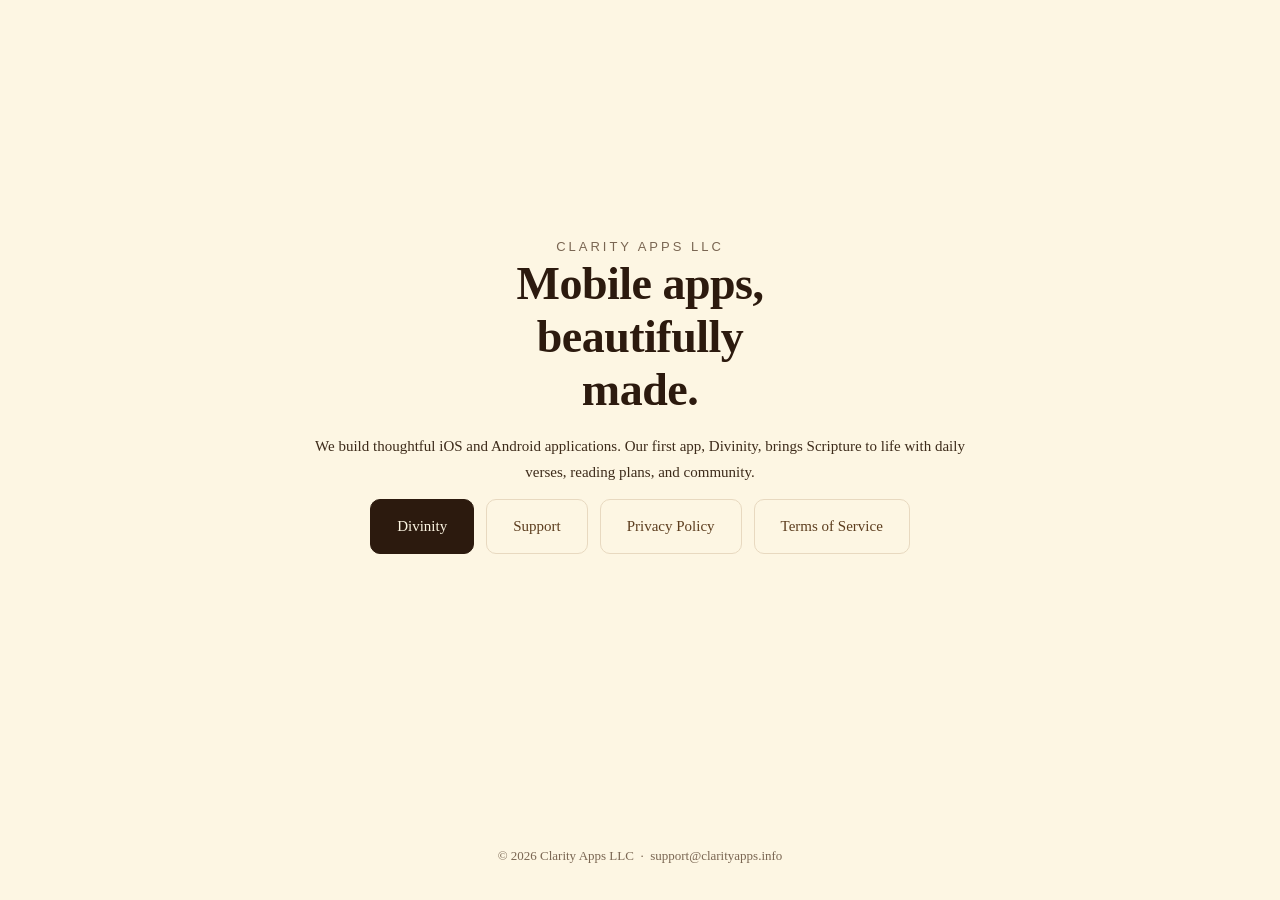
<file: index.html>
<!DOCTYPE html>
<html lang="en">
<head>
  <meta charset="UTF-8" />
  <meta name="viewport" content="width=device-width, initial-scale=1.0" />
  <title>Clarity Apps LLC</title>
  <link rel="stylesheet" href="/style.css" />
</head>
<body class="centered">
  <div class="wrap">
  <div class="logo">Clarity Apps LLC</div>
    <h1 class="headline">Mobile apps, beautifully made.</h1>
    <p>We build thoughtful iOS and Android applications. Our first app, Divinity, brings Scripture to life with daily verses, reading plans, and community.</p>
    <div class="buttons">
      <a href="/divinity/" class="btn btn-primary">Divinity</a>
      <a href="/support/" class="btn btn-ghost">Support</a>
      <a href="/privacy/" class="btn btn-ghost">Privacy Policy</a>
      <a href="/terms/" class="btn btn-ghost">Terms of Service</a>
    </div>
  </div>
  <footer>
    &copy; 2026 Clarity Apps LLC &nbsp;·&nbsp;
    <a href="mailto:support@clarityapps.info">support@clarityapps.info</a>
  </footer>
</body>
</html>
</file>
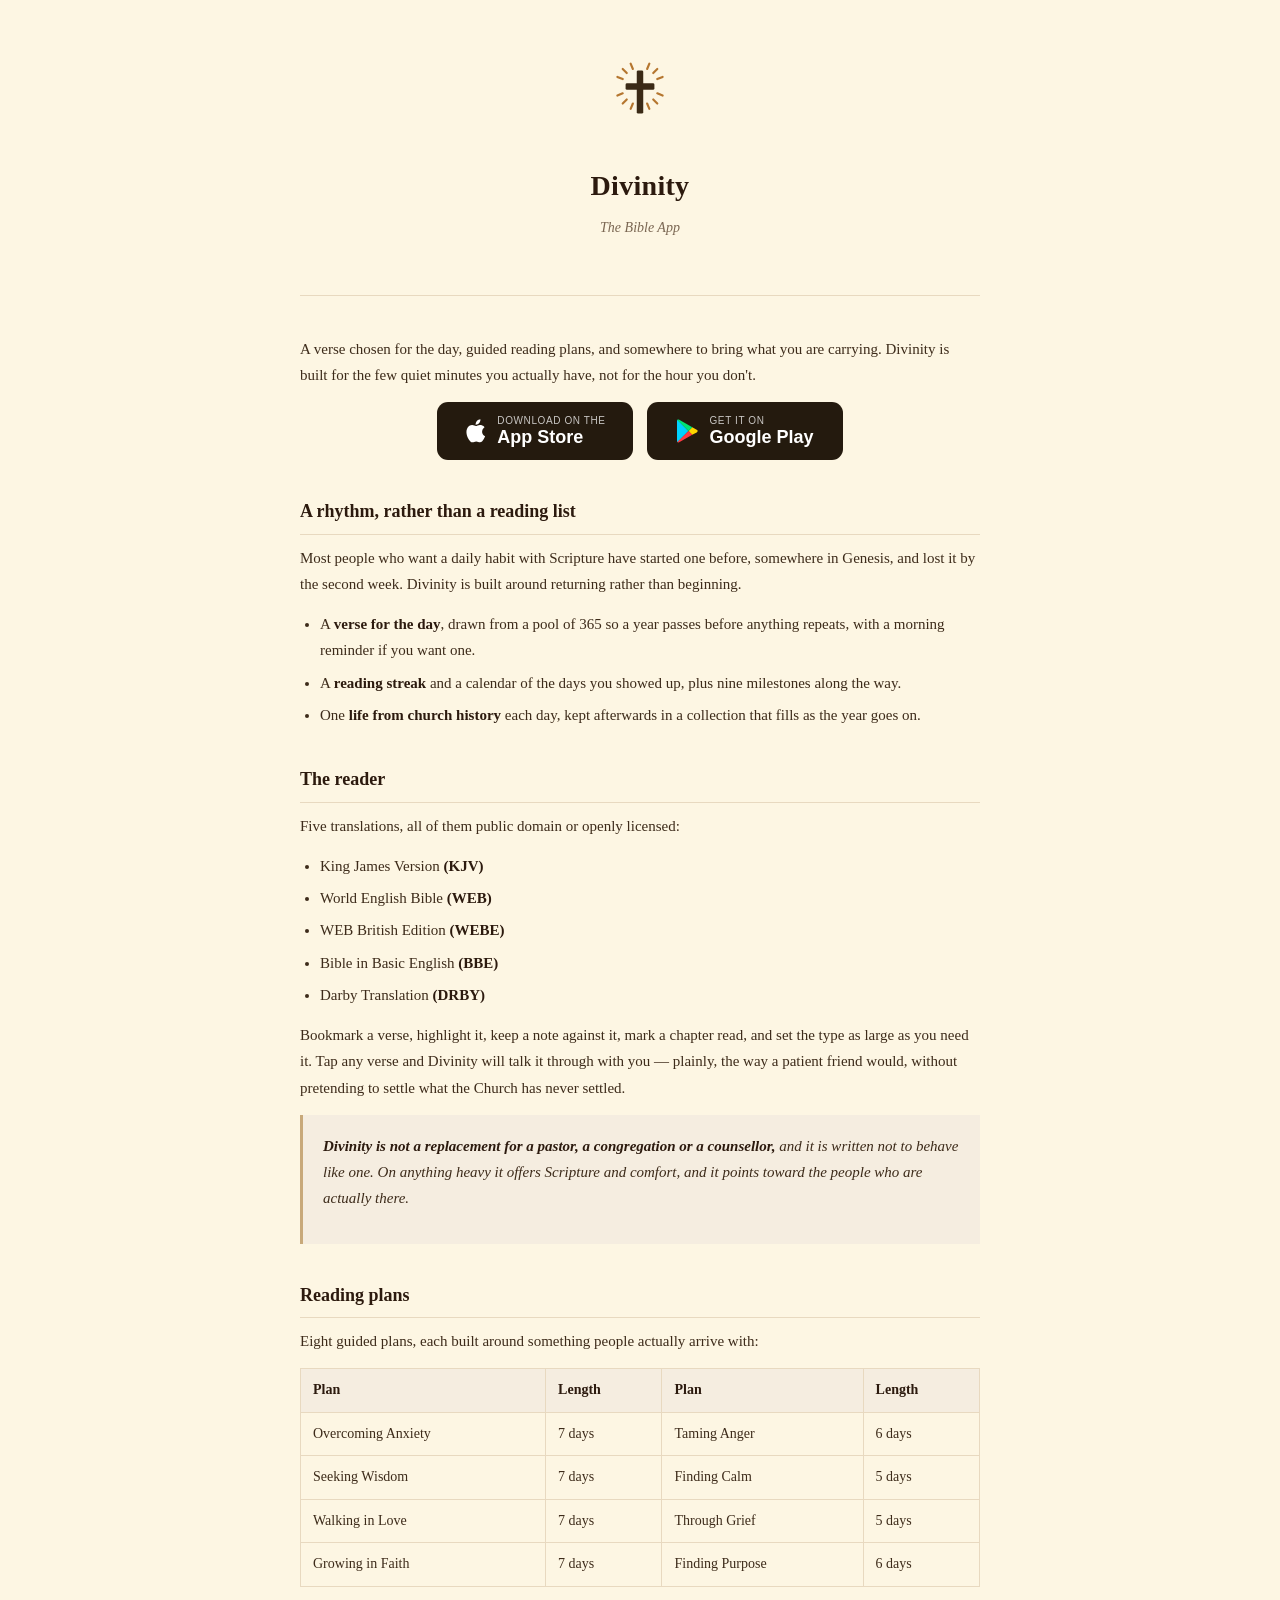
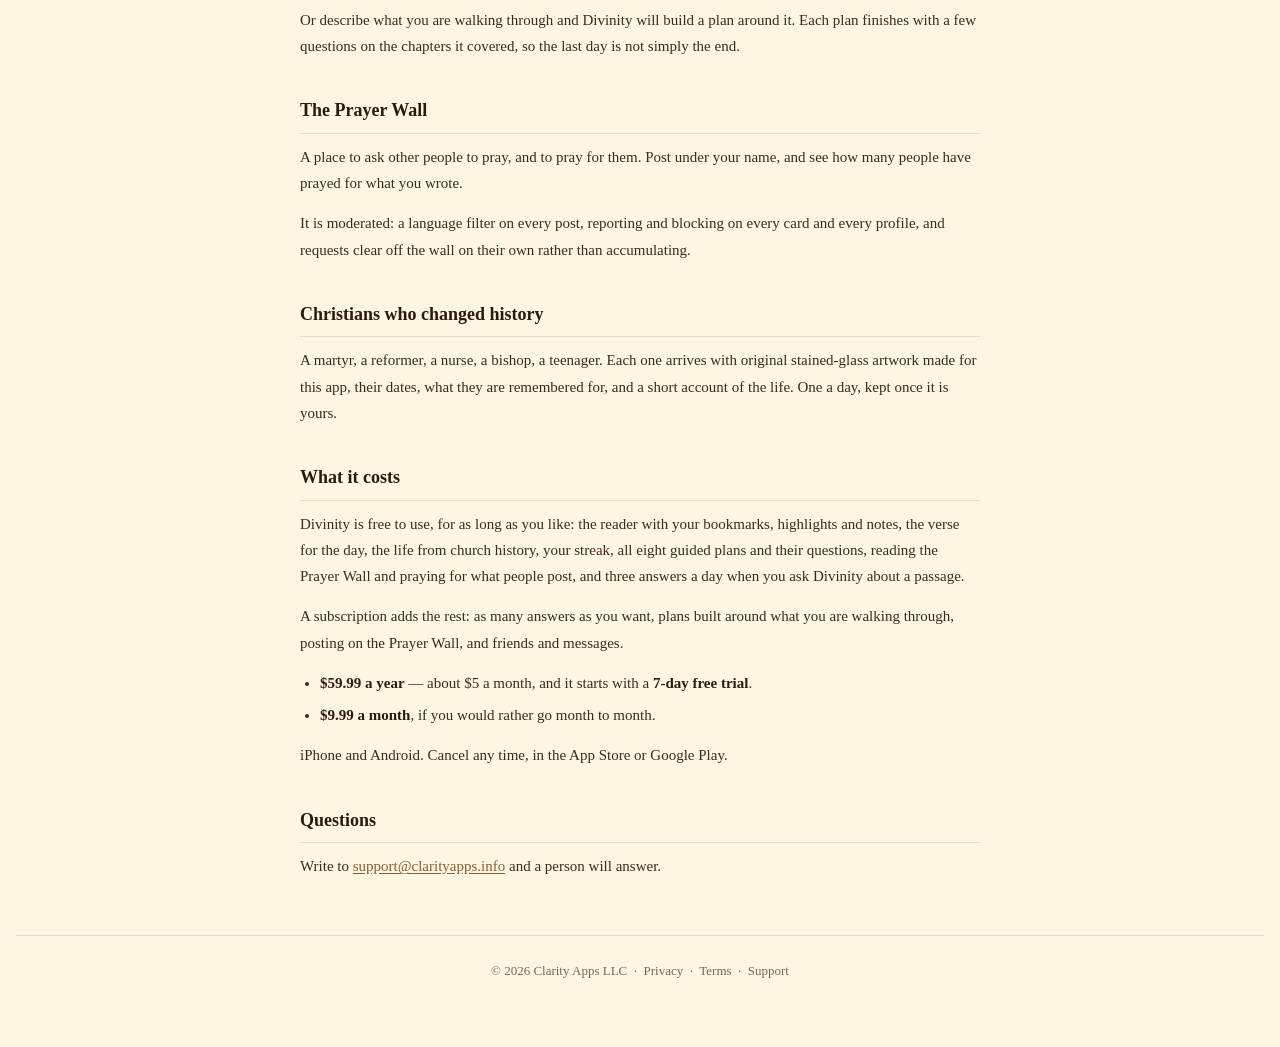
<file: divinity/index.html>
<!DOCTYPE html>
<html lang="en">
<head>
  <meta charset="UTF-8" />
  <meta name="viewport" content="width=device-width, initial-scale=1.0" />
  <title>Divinity — The Bible App</title>
  <meta name="description" content="A verse for the day, guided reading plans, illustrated lives from church history, and a prayer wall. Divinity is a daily Bible app for iPhone and Android." />
  <link rel="canonical" href="https://clarityapps.info/divinity/" />
  <meta property="og:type" content="website" />
  <meta property="og:title" content="Divinity — The Bible App" />
  <meta property="og:description" content="A verse for the day, guided reading plans, illustrated lives from church history, and a prayer wall. Divinity is a daily Bible app for iPhone and Android." />
  <meta property="og:url" content="https://clarityapps.info/divinity/" />
  <link rel="stylesheet" href="/style.css" />
</head>
<body>
  <div class="wrap">

  <header>
    <svg class="mark" viewBox="0 0 100 100" role="img" aria-label="Divinity">
      <g stroke="#B5762F" stroke-width="3" stroke-linecap="round">
      <line x1="59.9" y1="18.0" x2="63.0" y2="10.6" />
      <line x1="68.4" y1="23.6" x2="74.0" y2="18.0" />
      <line x1="74.0" y1="32.1" x2="81.4" y2="29.0" />
      <line x1="74.0" y1="51.9" x2="81.4" y2="55.0" />
      <line x1="68.4" y1="60.4" x2="74.0" y2="66.0" />
      <line x1="59.9" y1="66.0" x2="63.0" y2="73.4" />
      <line x1="40.1" y1="66.0" x2="37.0" y2="73.4" />
      <line x1="31.6" y1="60.4" x2="26.0" y2="66.0" />
      <line x1="26.0" y1="51.9" x2="18.6" y2="55.0" />
      <line x1="26.0" y1="32.1" x2="18.6" y2="29.0" />
      <line x1="31.6" y1="23.6" x2="26.0" y2="18.0" />
      <line x1="40.1" y1="18.0" x2="37.0" y2="10.6" />
      </g>
      <rect x="45.5" y="20" width="9" height="60" rx="2" fill="#3B2A16" />
      <rect x="30" y="38" width="40" height="9" rx="2" fill="#3B2A16" />
    </svg>
    <h1>Divinity</h1>
    <p>The Bible App</p>
  </header>

  <p>A verse chosen for the day, guided reading plans, and somewhere to bring what you are carrying. Divinity is built for the few quiet minutes you actually have, not for the hour you don't.</p>

  <div class="stores">
    <a class="store" href="https://apps.apple.com/us/app/divinity-the-bible-app/id6777536853?ct=web">
      <svg width="22" height="26" viewBox="0 0 22 26" fill="#fff" aria-hidden="true">
        <path d="M18.1 13.8c0-3 2.4-4.4 2.5-4.5-1.4-2-3.5-2.3-4.3-2.3-1.8-.2-3.5 1.1-4.4 1.1-.9 0-2.3-1.1-3.8-1-1.9 0-3.7 1.1-4.7 2.9-2 3.5-.5 8.6 1.4 11.4 1 1.4 2.1 2.9 3.6 2.9 1.5-.1 2-.9 3.8-.9s2.3.9 3.8.9c1.6 0 2.6-1.4 3.5-2.8 1.1-1.6 1.6-3.2 1.6-3.3-.1 0-3-1.2-3-4.4zM15.2 5.1c.8-1 1.4-2.4 1.2-3.8-1.2.1-2.7.8-3.5 1.8-.8.9-1.4 2.3-1.3 3.7 1.3.1 2.7-.7 3.6-1.7z"/>
      </svg>
      <span class="lines"><span class="top">Download on the</span><span class="bottom">App Store</span></span>
    </a>
    <a class="store" href="https://play.google.com/store/apps/details?id=com.clarityapps.divinity&referrer=utm_source%3Dweb">
      <svg width="22" height="24" viewBox="0 0 22 24" aria-hidden="true">
        <path d="M1.3.9C1.1 1.2 1 1.6 1 2.1v19.8c0 .5.1.9.3 1.2l.1.1 11.1-11.1v-.2L1.4.8l-.1.1z" fill="#00D2FF"/>
        <path d="M16.2 15.8l-3.7-3.7v-.2l3.7-3.7.1.1 4.4 2.5c1.3.7 1.3 1.9 0 2.6l-4.5 2.4z" fill="#FFD500"/>
        <path d="M16.3 15.7L12.5 12 1.3 23.1c.4.5 1.1.5 1.9.1l13.1-7.5z" fill="#FF3A44"/>
        <path d="M16.3 8.3L3.2.8C2.4.4 1.7.4 1.3.9L12.5 12l3.8-3.7z" fill="#00E676"/>
      </svg>
      <span class="lines"><span class="top">Get it on</span><span class="bottom">Google Play</span></span>
    </a>
  </div>

  <h2>A rhythm, rather than a reading list</h2>
  <p>Most people who want a daily habit with Scripture have started one before, somewhere in Genesis, and lost it by the second week. Divinity is built around returning rather than beginning.</p>
  <ul>
    <li>A <strong>verse for the day</strong>, drawn from a pool of 365 so a year passes before anything repeats, with a morning reminder if you want one.</li>
    <li>A <strong>reading streak</strong> and a calendar of the days you showed up, plus nine milestones along the way.</li>
    <li>One <strong>life from church history</strong> each day, kept afterwards in a collection that fills as the year goes on.</li>
  </ul>

  <h2>The reader</h2>
  <p>Five translations, all of them public domain or openly licensed:</p>
  <ul>
    <li>King James Version <strong>(KJV)</strong></li>
    <li>World English Bible <strong>(WEB)</strong></li>
    <li>WEB British Edition <strong>(WEBE)</strong></li>
    <li>Bible in Basic English <strong>(BBE)</strong></li>
    <li>Darby Translation <strong>(DRBY)</strong></li>
  </ul>
  <p>Bookmark a verse, highlight it, keep a note against it, mark a chapter read, and set the type as large as you need it. Tap any verse and Divinity will talk it through with you — plainly, the way a patient friend would, without pretending to settle what the Church has never settled.</p>

  <div class="highlight">
    <p><strong>Divinity is not a replacement for a pastor, a congregation or a counsellor,</strong> and it is written not to behave like one. On anything heavy it offers Scripture and comfort, and it points toward the people who are actually there.</p>
  </div>

  <h2>Reading plans</h2>
  <p>Eight guided plans, each built around something people actually arrive with:</p>
  <table>
    <tr><th>Plan</th><th>Length</th><th>Plan</th><th>Length</th></tr>
    <tr><td>Overcoming Anxiety</td><td>7 days</td><td>Taming Anger</td><td>6 days</td></tr>
    <tr><td>Seeking Wisdom</td><td>7 days</td><td>Finding Calm</td><td>5 days</td></tr>
    <tr><td>Walking in Love</td><td>7 days</td><td>Through Grief</td><td>5 days</td></tr>
    <tr><td>Growing in Faith</td><td>7 days</td><td>Finding Purpose</td><td>6 days</td></tr>
  </table>
  <p>Or describe what you are walking through and Divinity will build a plan around it. Each plan finishes with a few questions on the chapters it covered, so the last day is not simply the end.</p>

  <h2>The Prayer Wall</h2>
  <p>A place to ask other people to pray, and to pray for them. Post under your name, and see how many people have prayed for what you wrote.</p>
  <p>It is moderated: a language filter on every post, reporting and blocking on every card and every profile, and requests clear off the wall on their own rather than accumulating.</p>

  <h2>Christians who changed history</h2>
  <p>A martyr, a reformer, a nurse, a bishop, a teenager. Each one arrives with original stained-glass artwork made for this app, their dates, what they are remembered for, and a short account of the life. One a day, kept once it is yours.</p>

  <h2>What it costs</h2>
  <p>Divinity is free to use, for as long as you like: the reader with your bookmarks, highlights and notes, the verse for the day, the life from church history, your streak, all eight guided plans and their questions, reading the Prayer Wall and praying for what people post, and three answers a day when you ask Divinity about a passage.</p>
  <p>A subscription adds the rest: as many answers as you want, plans built around what you are walking through, posting on the Prayer Wall, and friends and messages.</p>
  <ul>
    <li><strong>$59.99 a year</strong> — about $5 a month, and it starts with a <strong>7-day free trial</strong>.</li>
    <li><strong>$9.99 a month</strong>, if you would rather go month to month.</li>
  </ul>
  <p>iPhone and Android. Cancel any time, in the App Store or Google Play.</p>

  <h2>Questions</h2>
  <p>Write to <a href="mailto:support@clarityapps.info">support@clarityapps.info</a> and a person will answer.</p>

  </div>

  <footer>
    &copy; 2026 Clarity Apps LLC &nbsp;·&nbsp;
    <a href="/privacy/">Privacy</a> &nbsp;·&nbsp;
    <a href="/terms/">Terms</a> &nbsp;·&nbsp;
    <a href="/support/">Support</a>
  </footer>
</body>
</html>
</file>
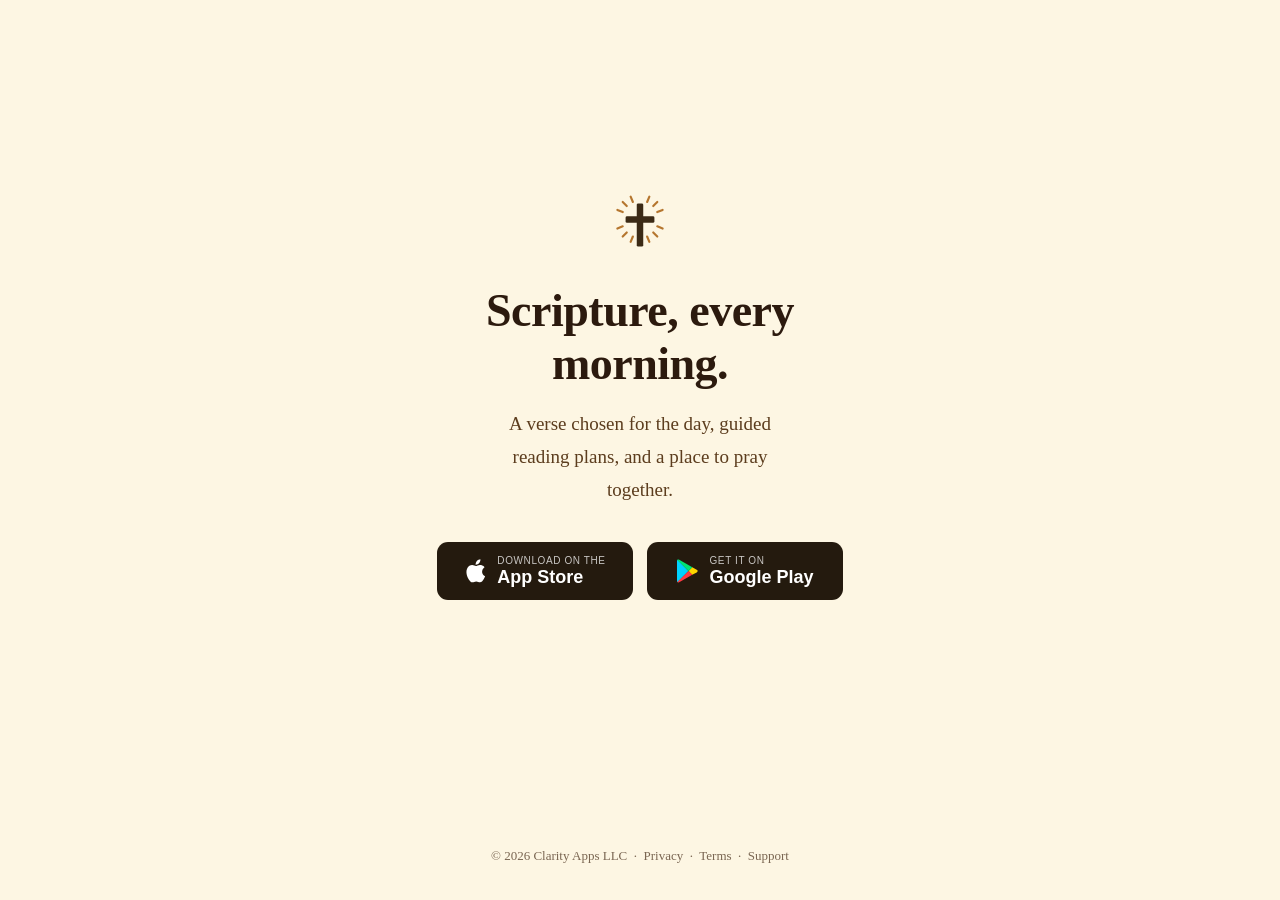
<file: pinterest/index.html>
<!DOCTYPE html>
<html lang="en">
<head>
  <meta charset="UTF-8" />
  <meta name="viewport" content="width=device-width, initial-scale=1.0" />
  <title>Divinity — The Bible App</title>
  <meta name="description" content="A daily verse, guided reading plans, and a place to pray together. Divinity by Clarity Apps LLC." />
  <meta name="robots" content="noindex" />
  <link rel="stylesheet" href="/style.css" />
</head>
<body class="centered">
  <div class="wrap">
  <svg class="mark" viewBox="0 0 100 100" role="img" aria-label="Divinity">
    <g stroke="#B5762F" stroke-width="3" stroke-linecap="round">
      <line x1="59.9" y1="18.0" x2="63.0" y2="10.6" />
      <line x1="68.4" y1="23.6" x2="74.0" y2="18.0" />
      <line x1="74.0" y1="32.1" x2="81.4" y2="29.0" />
      <line x1="74.0" y1="51.9" x2="81.4" y2="55.0" />
      <line x1="68.4" y1="60.4" x2="74.0" y2="66.0" />
      <line x1="59.9" y1="66.0" x2="63.0" y2="73.4" />
      <line x1="40.1" y1="66.0" x2="37.0" y2="73.4" />
      <line x1="31.6" y1="60.4" x2="26.0" y2="66.0" />
      <line x1="26.0" y1="51.9" x2="18.6" y2="55.0" />
      <line x1="26.0" y1="32.1" x2="18.6" y2="29.0" />
      <line x1="31.6" y1="23.6" x2="26.0" y2="18.0" />
      <line x1="40.1" y1="18.0" x2="37.0" y2="10.6" />
    </g>
    <rect x="45.5" y="20" width="9" height="60" rx="2" fill="#3B2A16" />
    <rect x="30" y="38" width="40" height="9" rx="2" fill="#3B2A16" />
  </svg>

  <h1 class="headline">Scripture, every morning.</h1>
  <p class="lede">A verse chosen for the day, guided reading plans, and a place to pray together.</p>

  <div class="stores">
    <a class="store" href="https://apps.apple.com/us/app/divinity-the-bible-app/id6777536853?ct=pinterest">
      <svg width="22" height="26" viewBox="0 0 22 26" fill="#fff" aria-hidden="true">
        <path d="M18.1 13.8c0-3 2.4-4.4 2.5-4.5-1.4-2-3.5-2.3-4.3-2.3-1.8-.2-3.5 1.1-4.4 1.1-.9 0-2.3-1.1-3.8-1-1.9 0-3.7 1.1-4.7 2.9-2 3.5-.5 8.6 1.4 11.4 1 1.4 2.1 2.9 3.6 2.9 1.5-.1 2-.9 3.8-.9s2.3.9 3.8.9c1.6 0 2.6-1.4 3.5-2.8 1.1-1.6 1.6-3.2 1.6-3.3-.1 0-3-1.2-3-4.4zM15.2 5.1c.8-1 1.4-2.4 1.2-3.8-1.2.1-2.7.8-3.5 1.8-.8.9-1.4 2.3-1.3 3.7 1.3.1 2.7-.7 3.6-1.7z"/>
      </svg>
      <span class="lines"><span class="top">Download on the</span><span class="bottom">App Store</span></span>
    </a>

    <a class="store" href="https://play.google.com/store/apps/details?id=com.clarityapps.divinity&referrer=utm_source%3Dpinterest">
      <svg width="22" height="24" viewBox="0 0 22 24" aria-hidden="true">
        <path d="M1.3.9C1.1 1.2 1 1.6 1 2.1v19.8c0 .5.1.9.3 1.2l.1.1 11.1-11.1v-.2L1.4.8l-.1.1z" fill="#00D2FF"/>
        <path d="M16.2 15.8l-3.7-3.7v-.2l3.7-3.7.1.1 4.4 2.5c1.3.7 1.3 1.9 0 2.6l-4.5 2.4z" fill="#FFD500"/>
        <path d="M16.3 15.7L12.5 12 1.3 23.1c.4.5 1.1.5 1.9.1l13.1-7.5z" fill="#FF3A44"/>
        <path d="M16.3 8.3L3.2.8C2.4.4 1.7.4 1.3.9L12.5 12l3.8-3.7z" fill="#00E676"/>
      </svg>
      <span class="lines"><span class="top">Get it on</span><span class="bottom">Google Play</span></span>
    </a>
  </div>
  </div>

  <footer>
    &copy; 2026 Clarity Apps LLC &nbsp;·&nbsp;
    <a href="/privacy/">Privacy</a> &nbsp;·&nbsp;
    <a href="/terms/">Terms</a> &nbsp;·&nbsp;
    <a href="/support/">Support</a>
  </footer>
</body>
</html>
</file>
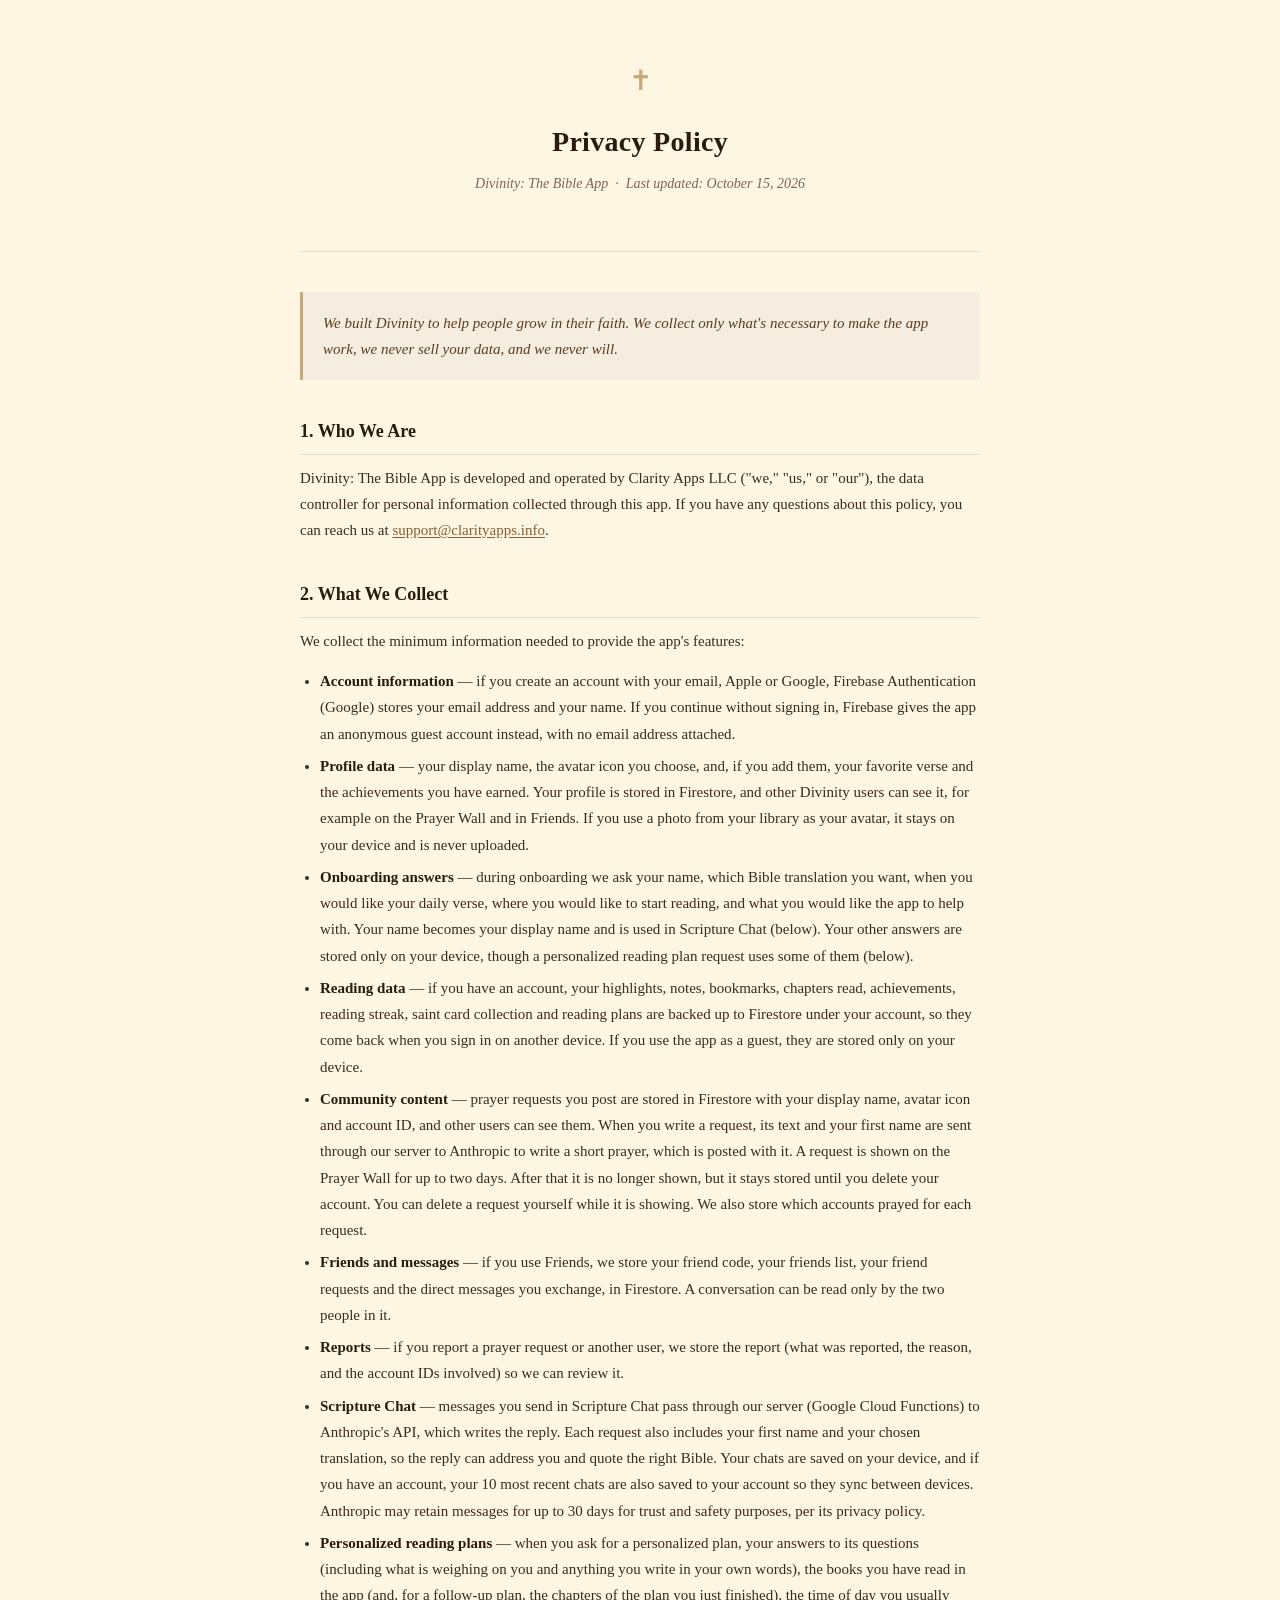
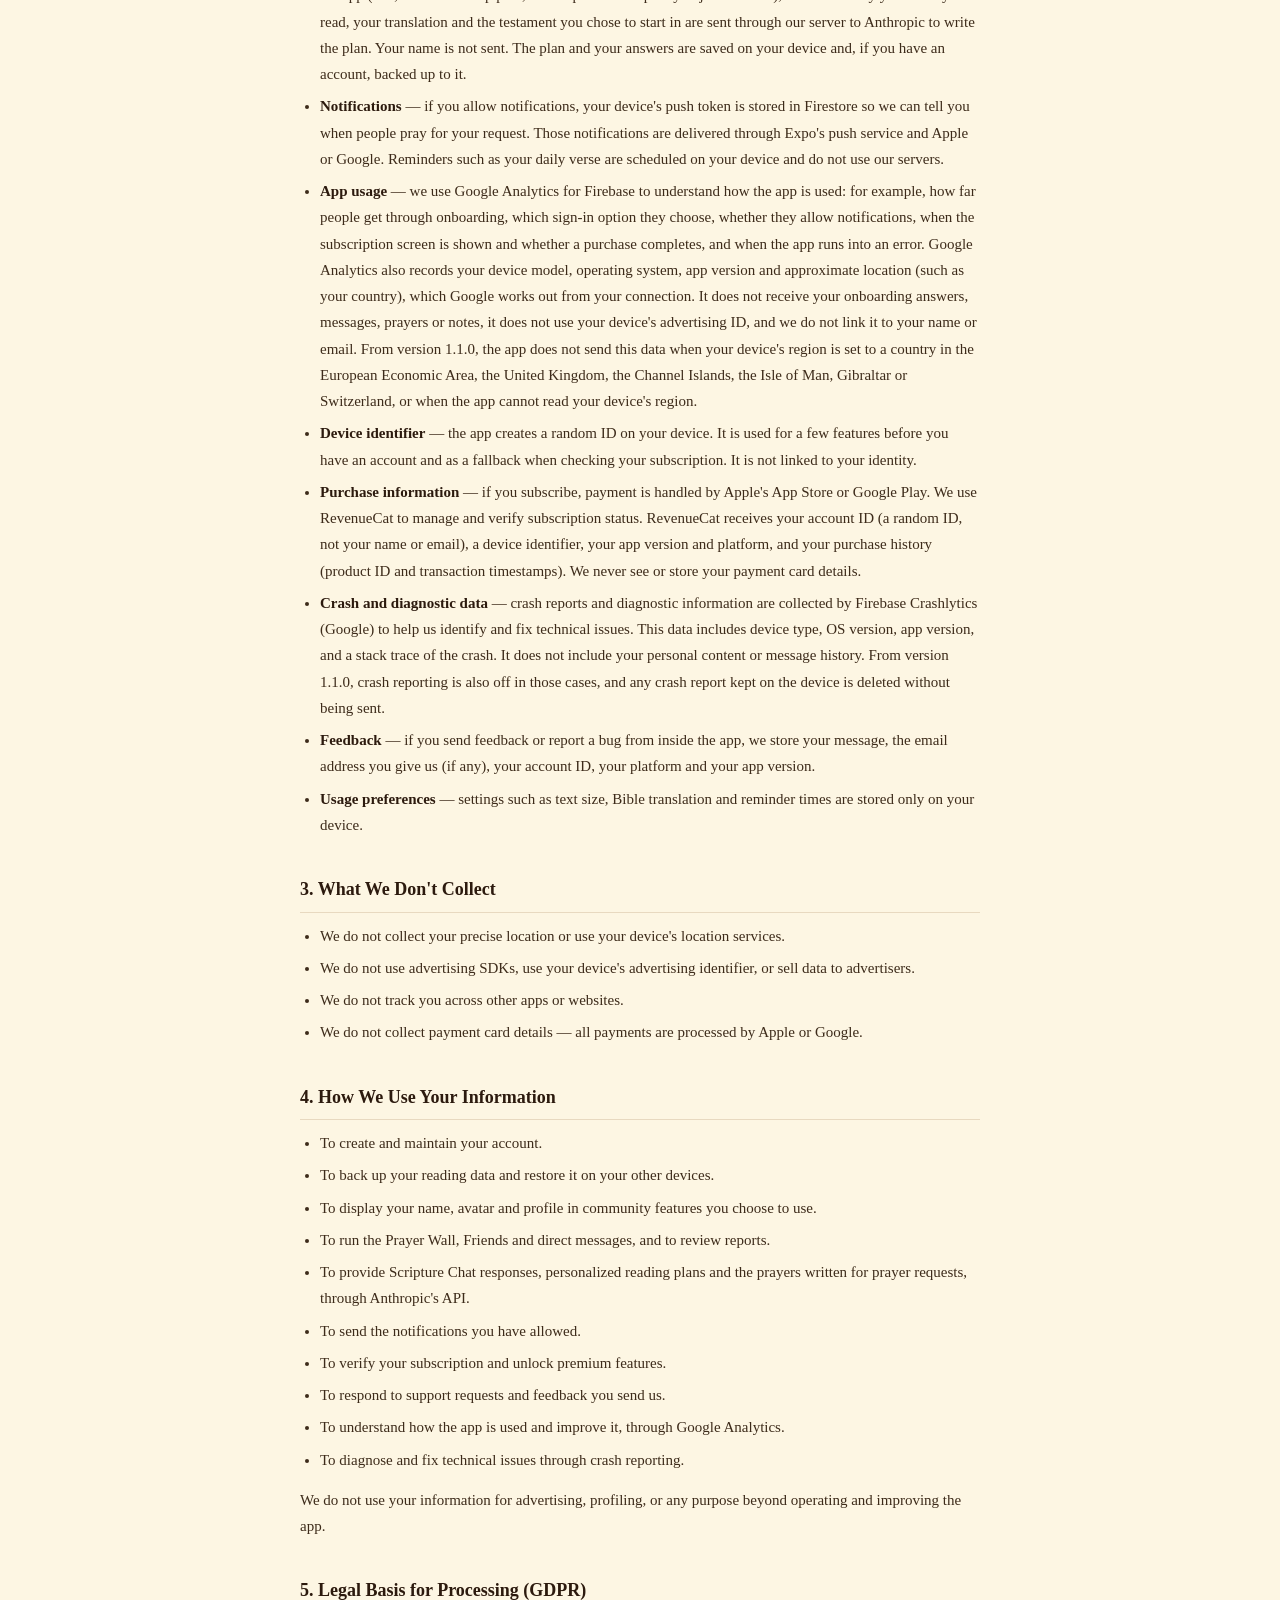
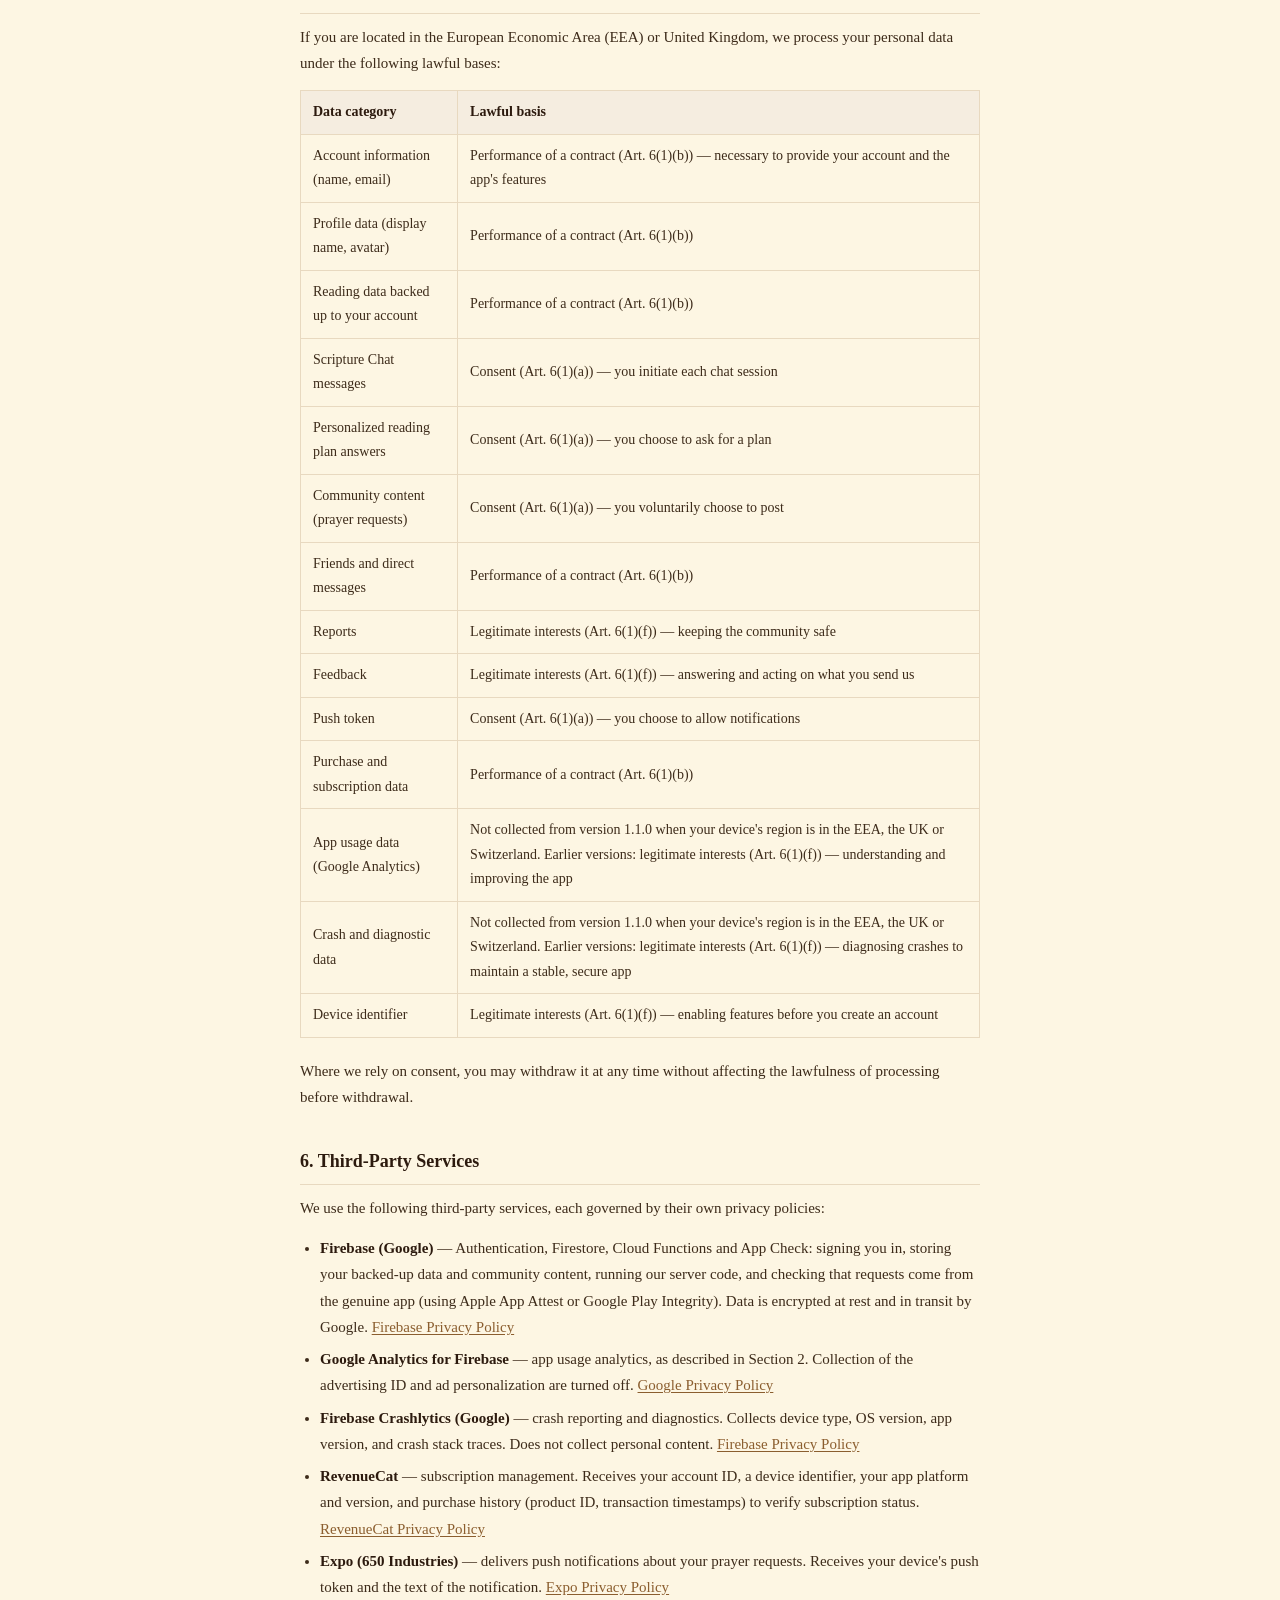
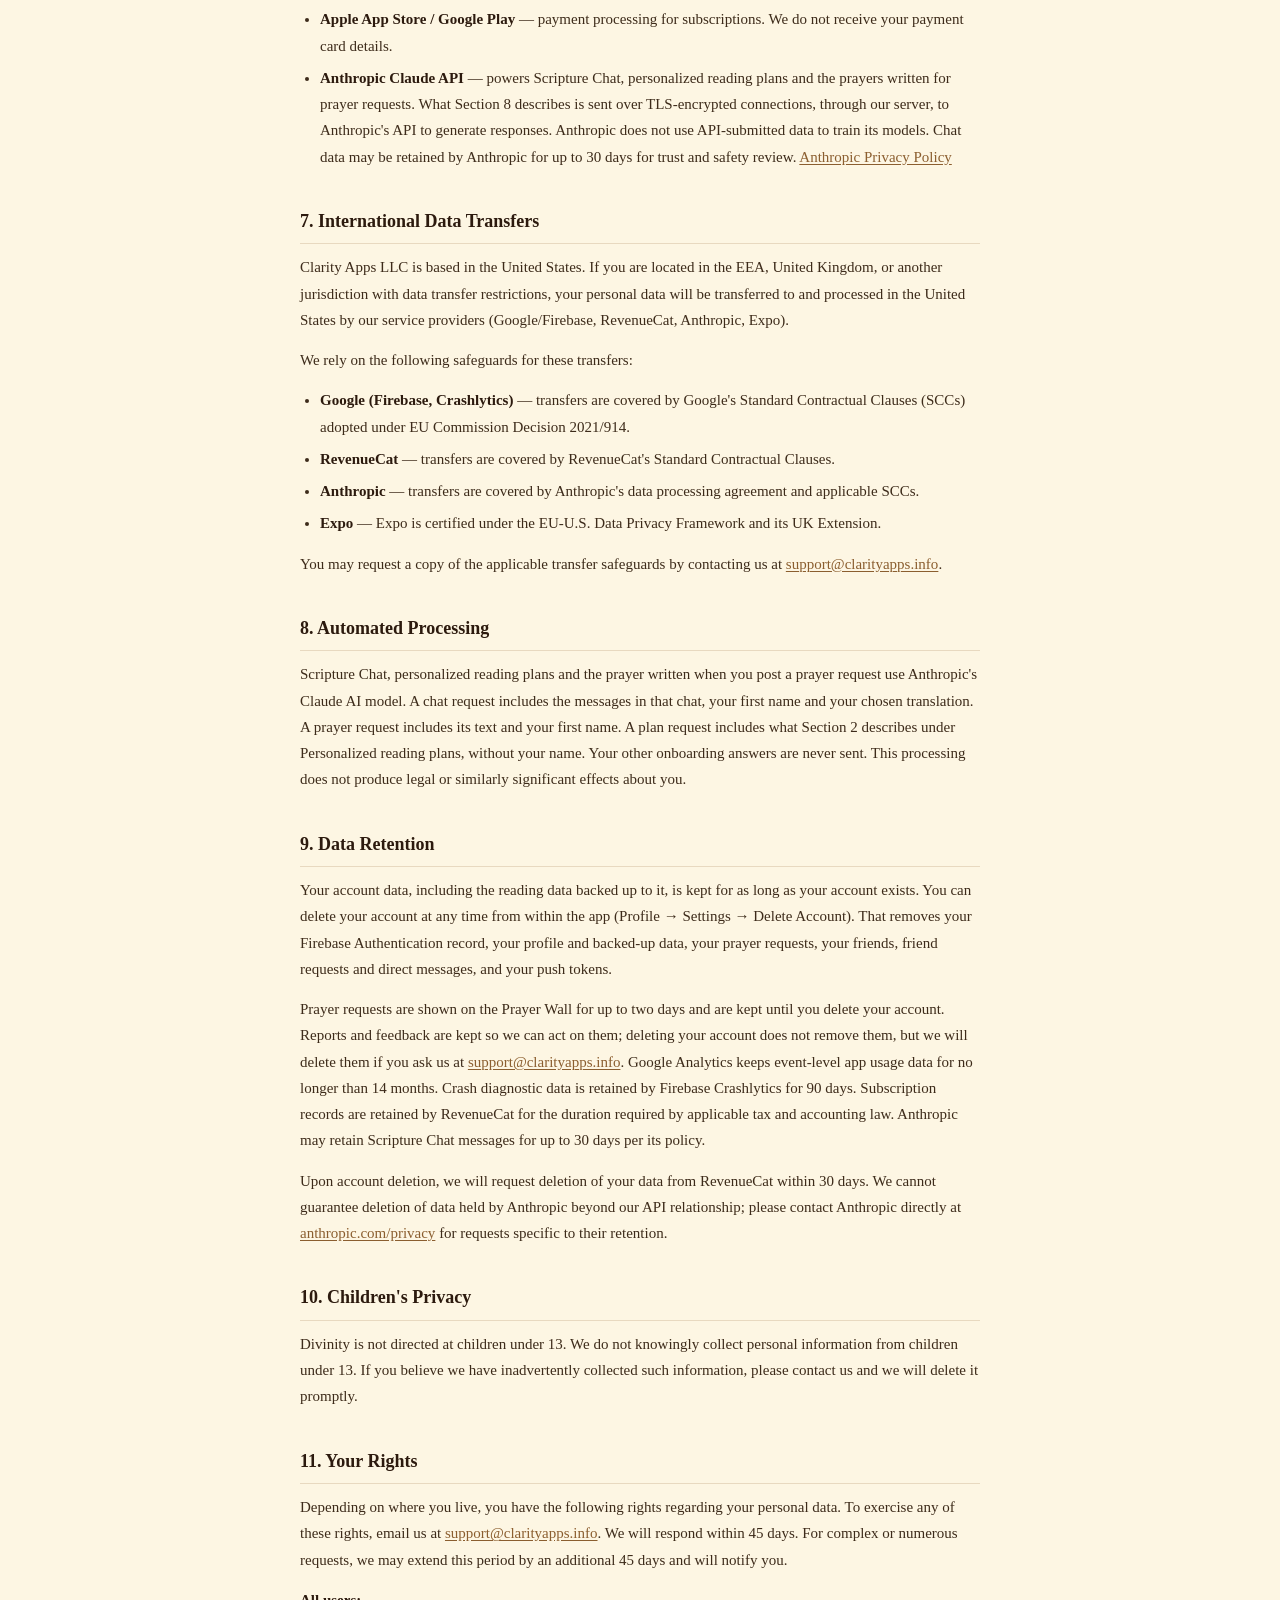
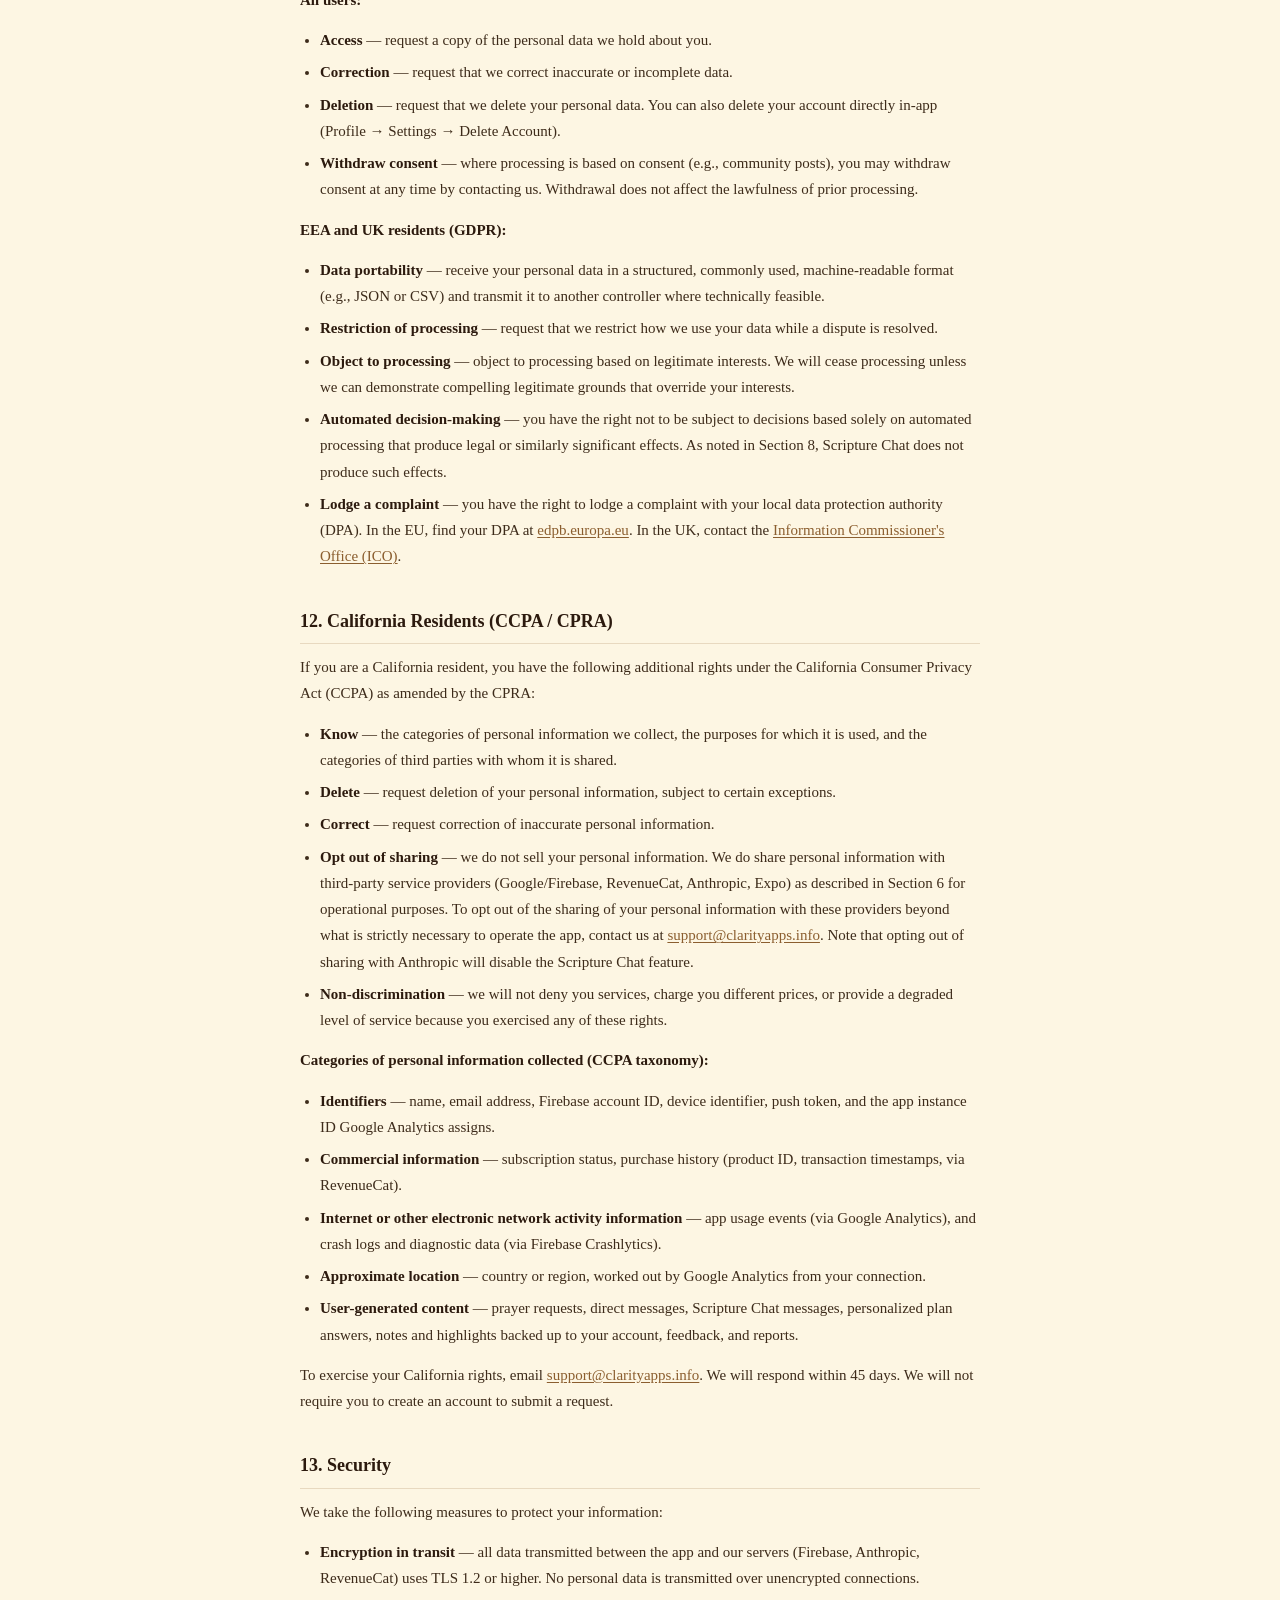
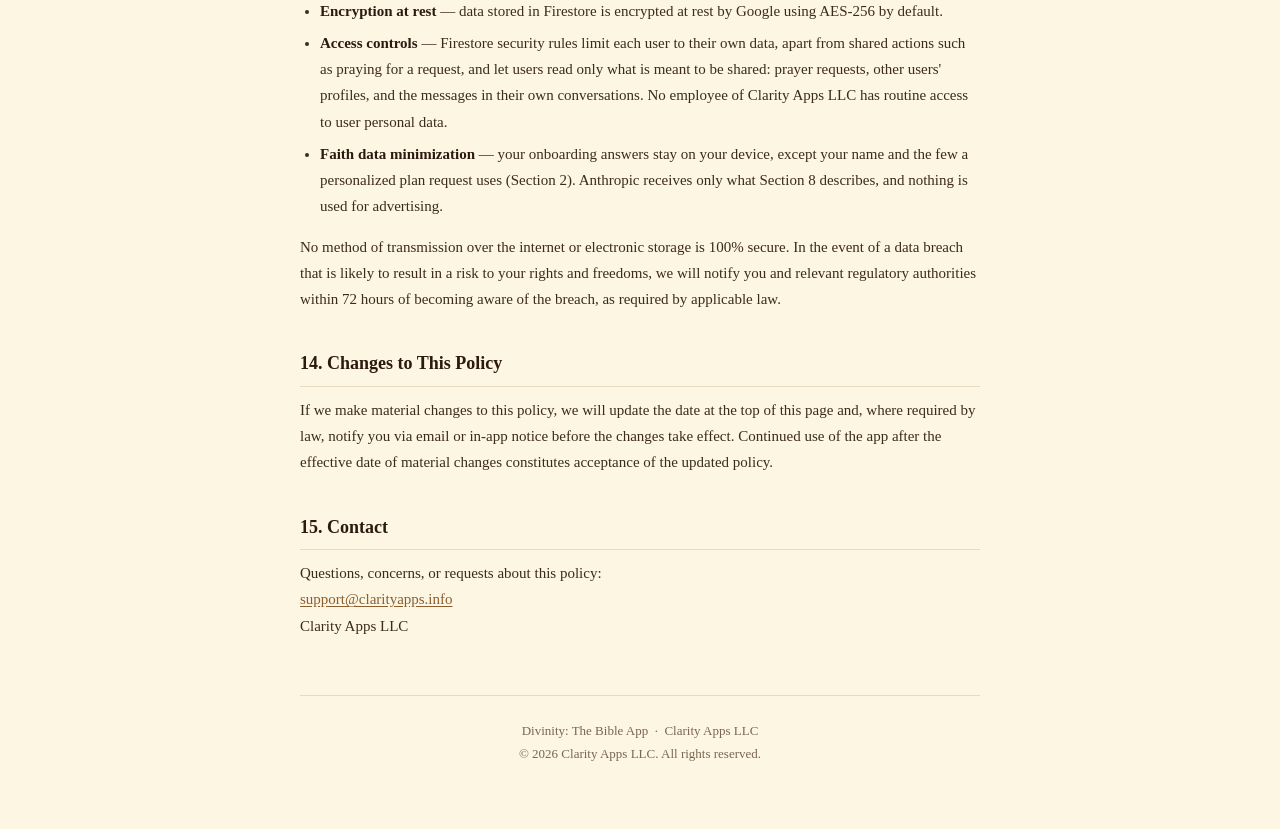
<file: privacy/index.html>
<!DOCTYPE html>
<html lang="en">
<head>
  <meta charset="UTF-8" />
  <meta name="viewport" content="width=device-width, initial-scale=1.0" />
  <title>Privacy Policy — Divinity: The Bible App</title>
  <link rel="stylesheet" href="/style.css" />
</head>
<body>
  <div class="wrap">

    <header>
      <div class="cross">✝︎</div>
      <h1>Privacy Policy</h1>
      <p>Divinity: The Bible App &nbsp;·&nbsp; Last updated: October 15, 2026</p>
    </header>

    <div class="highlight">
      We built Divinity to help people grow in their faith. We collect only what's necessary to make the app work, we never sell your data, and we never will.
    </div>

    <h2>1. Who We Are</h2>
    <p>Divinity: The Bible App is developed and operated by Clarity Apps LLC ("we," "us," or "our"), the data controller for personal information collected through this app. If you have any questions about this policy, you can reach us at <a href="mailto:support@clarityapps.info">support@clarityapps.info</a>.</p>

    <h2>2. What We Collect</h2>
    <p>We collect the minimum information needed to provide the app's features:</p>
    <ul>
      <li><strong>Account information</strong> — if you create an account with your email, Apple or Google, Firebase Authentication (Google) stores your email address and your name. If you continue without signing in, Firebase gives the app an anonymous guest account instead, with no email address attached.</li>
      <li><strong>Profile data</strong> — your display name, the avatar icon you choose, and, if you add them, your favorite verse and the achievements you have earned. Your profile is stored in Firestore, and other Divinity users can see it, for example on the Prayer Wall and in Friends. If you use a photo from your library as your avatar, it stays on your device and is never uploaded.</li>
      <li><strong>Onboarding answers</strong> — during onboarding we ask your name, which Bible translation you want, when you would like your daily verse, where you would like to start reading, and what you would like the app to help with. Your name becomes your display name and is used in Scripture Chat (below). Your other answers are stored only on your device, though a personalized reading plan request uses some of them (below).</li>
      <li><strong>Reading data</strong> — if you have an account, your highlights, notes, bookmarks, chapters read, achievements, reading streak, saint card collection and reading plans are backed up to Firestore under your account, so they come back when you sign in on another device. If you use the app as a guest, they are stored only on your device.</li>
      <li><strong>Community content</strong> — prayer requests you post are stored in Firestore with your display name, avatar icon and account ID, and other users can see them. When you write a request, its text and your first name are sent through our server to Anthropic to write a short prayer, which is posted with it. A request is shown on the Prayer Wall for up to two days. After that it is no longer shown, but it stays stored until you delete your account. You can delete a request yourself while it is showing. We also store which accounts prayed for each request.</li>
      <li><strong>Friends and messages</strong> — if you use Friends, we store your friend code, your friends list, your friend requests and the direct messages you exchange, in Firestore. A conversation can be read only by the two people in it.</li>
      <li><strong>Reports</strong> — if you report a prayer request or another user, we store the report (what was reported, the reason, and the account IDs involved) so we can review it.</li>
      <li><strong>Scripture Chat</strong> — messages you send in Scripture Chat pass through our server (Google Cloud Functions) to Anthropic's API, which writes the reply. Each request also includes your first name and your chosen translation, so the reply can address you and quote the right Bible. Your chats are saved on your device, and if you have an account, your 10 most recent chats are also saved to your account so they sync between devices. Anthropic may retain messages for up to 30 days for trust and safety purposes, per its privacy policy.</li>
      <li><strong>Personalized reading plans</strong> — when you ask for a personalized plan, your answers to its questions (including what is weighing on you and anything you write in your own words), the books you have read in the app (and, for a follow-up plan, the chapters of the plan you just finished), the time of day you usually read, your translation and the testament you chose to start in are sent through our server to Anthropic to write the plan. Your name is not sent. The plan and your answers are saved on your device and, if you have an account, backed up to it.</li>
      <li><strong>Notifications</strong> — if you allow notifications, your device's push token is stored in Firestore so we can tell you when people pray for your request. Those notifications are delivered through Expo's push service and Apple or Google. Reminders such as your daily verse are scheduled on your device and do not use our servers.</li>
      <li><strong>App usage</strong> — we use Google Analytics for Firebase to understand how the app is used: for example, how far people get through onboarding, which sign-in option they choose, whether they allow notifications, when the subscription screen is shown and whether a purchase completes, and when the app runs into an error. Google Analytics also records your device model, operating system, app version and approximate location (such as your country), which Google works out from your connection. It does not receive your onboarding answers, messages, prayers or notes, it does not use your device's advertising ID, and we do not link it to your name or email. From version 1.1.0, the app does not send this data when your device's region is set to a country in the European Economic Area, the United Kingdom, the Channel Islands, the Isle of Man, Gibraltar or Switzerland, or when the app cannot read your device's region.</li>
      <li><strong>Device identifier</strong> — the app creates a random ID on your device. It is used for a few features before you have an account and as a fallback when checking your subscription. It is not linked to your identity.</li>
      <li><strong>Purchase information</strong> — if you subscribe, payment is handled by Apple's App Store or Google Play. We use RevenueCat to manage and verify subscription status. RevenueCat receives your account ID (a random ID, not your name or email), a device identifier, your app version and platform, and your purchase history (product ID and transaction timestamps). We never see or store your payment card details.</li>
      <li><strong>Crash and diagnostic data</strong> — crash reports and diagnostic information are collected by Firebase Crashlytics (Google) to help us identify and fix technical issues. This data includes device type, OS version, app version, and a stack trace of the crash. It does not include your personal content or message history. From version 1.1.0, crash reporting is also off in those cases, and any crash report kept on the device is deleted without being sent.</li>
      <li><strong>Feedback</strong> — if you send feedback or report a bug from inside the app, we store your message, the email address you give us (if any), your account ID, your platform and your app version.</li>
      <li><strong>Usage preferences</strong> — settings such as text size, Bible translation and reminder times are stored only on your device.</li>
    </ul>

    <h2>3. What We Don't Collect</h2>
    <ul>
      <li>We do not collect your precise location or use your device's location services.</li>
      <li>We do not use advertising SDKs, use your device's advertising identifier, or sell data to advertisers.</li>
      <li>We do not track you across other apps or websites.</li>
      <li>We do not collect payment card details — all payments are processed by Apple or Google.</li>
    </ul>

    <h2>4. How We Use Your Information</h2>
    <ul>
      <li>To create and maintain your account.</li>
      <li>To back up your reading data and restore it on your other devices.</li>
      <li>To display your name, avatar and profile in community features you choose to use.</li>
      <li>To run the Prayer Wall, Friends and direct messages, and to review reports.</li>
      <li>To provide Scripture Chat responses, personalized reading plans and the prayers written for prayer requests, through Anthropic's API.</li>
      <li>To send the notifications you have allowed.</li>
      <li>To verify your subscription and unlock premium features.</li>
      <li>To respond to support requests and feedback you send us.</li>
      <li>To understand how the app is used and improve it, through Google Analytics.</li>
      <li>To diagnose and fix technical issues through crash reporting.</li>
    </ul>
    <p>We do not use your information for advertising, profiling, or any purpose beyond operating and improving the app.</p>

    <h2>5. Legal Basis for Processing (GDPR)</h2>
    <p>If you are located in the European Economic Area (EEA) or United Kingdom, we process your personal data under the following lawful bases:</p>
    <table>
      <tr>
        <th>Data category</th>
        <th>Lawful basis</th>
      </tr>
      <tr>
        <td>Account information (name, email)</td>
        <td>Performance of a contract (Art. 6(1)(b)) — necessary to provide your account and the app's features</td>
      </tr>
      <tr>
        <td>Profile data (display name, avatar)</td>
        <td>Performance of a contract (Art. 6(1)(b))</td>
      </tr>
      <tr>
        <td>Reading data backed up to your account</td>
        <td>Performance of a contract (Art. 6(1)(b))</td>
      </tr>
      <tr>
        <td>Scripture Chat messages</td>
        <td>Consent (Art. 6(1)(a)) — you initiate each chat session</td>
      </tr>
      <tr>
        <td>Personalized reading plan answers</td>
        <td>Consent (Art. 6(1)(a)) — you choose to ask for a plan</td>
      </tr>
      <tr>
        <td>Community content (prayer requests)</td>
        <td>Consent (Art. 6(1)(a)) — you voluntarily choose to post</td>
      </tr>
      <tr>
        <td>Friends and direct messages</td>
        <td>Performance of a contract (Art. 6(1)(b))</td>
      </tr>
      <tr>
        <td>Reports</td>
        <td>Legitimate interests (Art. 6(1)(f)) — keeping the community safe</td>
      </tr>
      <tr>
        <td>Feedback</td>
        <td>Legitimate interests (Art. 6(1)(f)) — answering and acting on what you send us</td>
      </tr>
      <tr>
        <td>Push token</td>
        <td>Consent (Art. 6(1)(a)) — you choose to allow notifications</td>
      </tr>
      <tr>
        <td>Purchase and subscription data</td>
        <td>Performance of a contract (Art. 6(1)(b))</td>
      </tr>
      <tr>
        <td>App usage data (Google Analytics)</td>
        <td>Not collected from version 1.1.0 when your device's region is in the EEA, the UK or Switzerland. Earlier versions: legitimate interests (Art. 6(1)(f)) — understanding and improving the app</td>
      </tr>
      <tr>
        <td>Crash and diagnostic data</td>
        <td>Not collected from version 1.1.0 when your device's region is in the EEA, the UK or Switzerland. Earlier versions: legitimate interests (Art. 6(1)(f)) — diagnosing crashes to maintain a stable, secure app</td>
      </tr>
      <tr>
        <td>Device identifier</td>
        <td>Legitimate interests (Art. 6(1)(f)) — enabling features before you create an account</td>
      </tr>
    </table>
    <p>Where we rely on consent, you may withdraw it at any time without affecting the lawfulness of processing before withdrawal.</p>

    <h2>6. Third-Party Services</h2>
    <p>We use the following third-party services, each governed by their own privacy policies:</p>
    <ul>
      <li><strong>Firebase (Google)</strong> — Authentication, Firestore, Cloud Functions and App Check: signing you in, storing your backed-up data and community content, running our server code, and checking that requests come from the genuine app (using Apple App Attest or Google Play Integrity). Data is encrypted at rest and in transit by Google. <a href="https://firebase.google.com/support/privacy" target="_blank">Firebase Privacy Policy</a></li>
      <li><strong>Google Analytics for Firebase</strong> — app usage analytics, as described in Section 2. Collection of the advertising ID and ad personalization are turned off. <a href="https://policies.google.com/privacy" target="_blank">Google Privacy Policy</a></li>
      <li><strong>Firebase Crashlytics (Google)</strong> — crash reporting and diagnostics. Collects device type, OS version, app version, and crash stack traces. Does not collect personal content. <a href="https://firebase.google.com/support/privacy" target="_blank">Firebase Privacy Policy</a></li>
      <li><strong>RevenueCat</strong> — subscription management. Receives your account ID, a device identifier, your app platform and version, and purchase history (product ID, transaction timestamps) to verify subscription status. <a href="https://www.revenuecat.com/privacy" target="_blank">RevenueCat Privacy Policy</a></li>
      <li><strong>Expo (650 Industries)</strong> — delivers push notifications about your prayer requests. Receives your device's push token and the text of the notification. <a href="https://expo.dev/privacy" target="_blank">Expo Privacy Policy</a></li>
      <li><strong>Apple App Store / Google Play</strong> — payment processing for subscriptions. We do not receive your payment card details.</li>
      <li><strong>Anthropic Claude API</strong> — powers Scripture Chat, personalized reading plans and the prayers written for prayer requests. What Section 8 describes is sent over TLS-encrypted connections, through our server, to Anthropic's API to generate responses. Anthropic does not use API-submitted data to train its models. Chat data may be retained by Anthropic for up to 30 days for trust and safety review. <a href="https://www.anthropic.com/privacy" target="_blank">Anthropic Privacy Policy</a></li>
    </ul>

    <h2>7. International Data Transfers</h2>
    <p>Clarity Apps LLC is based in the United States. If you are located in the EEA, United Kingdom, or another jurisdiction with data transfer restrictions, your personal data will be transferred to and processed in the United States by our service providers (Google/Firebase, RevenueCat, Anthropic, Expo).</p>
    <p>We rely on the following safeguards for these transfers:</p>
    <ul>
      <li><strong>Google (Firebase, Crashlytics)</strong> — transfers are covered by Google's Standard Contractual Clauses (SCCs) adopted under EU Commission Decision 2021/914.</li>
      <li><strong>RevenueCat</strong> — transfers are covered by RevenueCat's Standard Contractual Clauses.</li>
      <li><strong>Anthropic</strong> — transfers are covered by Anthropic's data processing agreement and applicable SCCs.</li>
      <li><strong>Expo</strong> — Expo is certified under the EU-U.S. Data Privacy Framework and its UK Extension.</li>
    </ul>
    <p>You may request a copy of the applicable transfer safeguards by contacting us at <a href="mailto:support@clarityapps.info">support@clarityapps.info</a>.</p>

    <h2>8. Automated Processing</h2>
    <p>Scripture Chat, personalized reading plans and the prayer written when you post a prayer request use Anthropic's Claude AI model. A chat request includes the messages in that chat, your first name and your chosen translation. A prayer request includes its text and your first name. A plan request includes what Section 2 describes under Personalized reading plans, without your name. Your other onboarding answers are never sent. This processing does not produce legal or similarly significant effects about you.</p>

    <h2>9. Data Retention</h2>
    <p>Your account data, including the reading data backed up to it, is kept for as long as your account exists. You can delete your account at any time from within the app (Profile → Settings → Delete Account). That removes your Firebase Authentication record, your profile and backed-up data, your prayer requests, your friends, friend requests and direct messages, and your push tokens.</p>
    <p>Prayer requests are shown on the Prayer Wall for up to two days and are kept until you delete your account. Reports and feedback are kept so we can act on them; deleting your account does not remove them, but we will delete them if you ask us at <a href="mailto:support@clarityapps.info">support@clarityapps.info</a>. Google Analytics keeps event-level app usage data for no longer than 14 months. Crash diagnostic data is retained by Firebase Crashlytics for 90 days. Subscription records are retained by RevenueCat for the duration required by applicable tax and accounting law. Anthropic may retain Scripture Chat messages for up to 30 days per its policy.</p>
    <p>Upon account deletion, we will request deletion of your data from RevenueCat within 30 days. We cannot guarantee deletion of data held by Anthropic beyond our API relationship; please contact Anthropic directly at <a href="https://www.anthropic.com/privacy" target="_blank">anthropic.com/privacy</a> for requests specific to their retention.</p>

    <h2>10. Children's Privacy</h2>
    <p>Divinity is not directed at children under 13. We do not knowingly collect personal information from children under 13. If you believe we have inadvertently collected such information, please contact us and we will delete it promptly.</p>

    <h2>11. Your Rights</h2>
    <p>Depending on where you live, you have the following rights regarding your personal data. To exercise any of these rights, email us at <a href="mailto:support@clarityapps.info">support@clarityapps.info</a>. We will respond within 45 days. For complex or numerous requests, we may extend this period by an additional 45 days and will notify you.</p>

    <p><strong>All users:</strong></p>
    <ul>
      <li><strong>Access</strong> — request a copy of the personal data we hold about you.</li>
      <li><strong>Correction</strong> — request that we correct inaccurate or incomplete data.</li>
      <li><strong>Deletion</strong> — request that we delete your personal data. You can also delete your account directly in-app (Profile → Settings → Delete Account).</li>
      <li><strong>Withdraw consent</strong> — where processing is based on consent (e.g., community posts), you may withdraw consent at any time by contacting us. Withdrawal does not affect the lawfulness of prior processing.</li>
    </ul>

    <p><strong>EEA and UK residents (GDPR):</strong></p>
    <ul>
      <li><strong>Data portability</strong> — receive your personal data in a structured, commonly used, machine-readable format (e.g., JSON or CSV) and transmit it to another controller where technically feasible.</li>
      <li><strong>Restriction of processing</strong> — request that we restrict how we use your data while a dispute is resolved.</li>
      <li><strong>Object to processing</strong> — object to processing based on legitimate interests. We will cease processing unless we can demonstrate compelling legitimate grounds that override your interests.</li>
      <li><strong>Automated decision-making</strong> — you have the right not to be subject to decisions based solely on automated processing that produce legal or similarly significant effects. As noted in Section 8, Scripture Chat does not produce such effects.</li>
      <li><strong>Lodge a complaint</strong> — you have the right to lodge a complaint with your local data protection authority (DPA). In the EU, find your DPA at <a href="https://www.edpb.europa.eu/about-edpb/about-edpb/members_en" target="_blank">edpb.europa.eu</a>. In the UK, contact the <a href="https://ico.org.uk" target="_blank">Information Commissioner's Office (ICO)</a>.</li>
    </ul>

    <h2>12. California Residents (CCPA / CPRA)</h2>
    <p>If you are a California resident, you have the following additional rights under the California Consumer Privacy Act (CCPA) as amended by the CPRA:</p>
    <ul>
      <li><strong>Know</strong> — the categories of personal information we collect, the purposes for which it is used, and the categories of third parties with whom it is shared.</li>
      <li><strong>Delete</strong> — request deletion of your personal information, subject to certain exceptions.</li>
      <li><strong>Correct</strong> — request correction of inaccurate personal information.</li>
      <li><strong>Opt out of sharing</strong> — we do not sell your personal information. We do share personal information with third-party service providers (Google/Firebase, RevenueCat, Anthropic, Expo) as described in Section 6 for operational purposes. To opt out of the sharing of your personal information with these providers beyond what is strictly necessary to operate the app, contact us at <a href="mailto:support@clarityapps.info">support@clarityapps.info</a>. Note that opting out of sharing with Anthropic will disable the Scripture Chat feature.</li>
      <li><strong>Non-discrimination</strong> — we will not deny you services, charge you different prices, or provide a degraded level of service because you exercised any of these rights.</li>
    </ul>

    <p><strong>Categories of personal information collected (CCPA taxonomy):</strong></p>
    <ul>
      <li><strong>Identifiers</strong> — name, email address, Firebase account ID, device identifier, push token, and the app instance ID Google Analytics assigns.</li>
      <li><strong>Commercial information</strong> — subscription status, purchase history (product ID, transaction timestamps, via RevenueCat).</li>
      <li><strong>Internet or other electronic network activity information</strong> — app usage events (via Google Analytics), and crash logs and diagnostic data (via Firebase Crashlytics).</li>
      <li><strong>Approximate location</strong> — country or region, worked out by Google Analytics from your connection.</li>
      <li><strong>User-generated content</strong> — prayer requests, direct messages, Scripture Chat messages, personalized plan answers, notes and highlights backed up to your account, feedback, and reports.</li>
    </ul>

    <p>To exercise your California rights, email <a href="mailto:support@clarityapps.info">support@clarityapps.info</a>. We will respond within 45 days. We will not require you to create an account to submit a request.</p>

    <h2>13. Security</h2>
    <p>We take the following measures to protect your information:</p>
    <ul>
      <li><strong>Encryption in transit</strong> — all data transmitted between the app and our servers (Firebase, Anthropic, RevenueCat) uses TLS 1.2 or higher. No personal data is transmitted over unencrypted connections.</li>
      <li><strong>Encryption at rest</strong> — data stored in Firestore is encrypted at rest by Google using AES-256 by default.</li>
      <li><strong>Access controls</strong> — Firestore security rules limit each user to their own data, apart from shared actions such as praying for a request, and let users read only what is meant to be shared: prayer requests, other users' profiles, and the messages in their own conversations. No employee of Clarity Apps LLC has routine access to user personal data.</li>
      <li><strong>Faith data minimization</strong> — your onboarding answers stay on your device, except your name and the few a personalized plan request uses (Section 2). Anthropic receives only what Section 8 describes, and nothing is used for advertising.</li>
    </ul>
    <p>No method of transmission over the internet or electronic storage is 100% secure. In the event of a data breach that is likely to result in a risk to your rights and freedoms, we will notify you and relevant regulatory authorities within 72 hours of becoming aware of the breach, as required by applicable law.</p>

    <h2>14. Changes to This Policy</h2>
    <p>If we make material changes to this policy, we will update the date at the top of this page and, where required by law, notify you via email or in-app notice before the changes take effect. Continued use of the app after the effective date of material changes constitutes acceptance of the updated policy.</p>

    <h2>15. Contact</h2>
    <p>Questions, concerns, or requests about this policy:<br />
    <a href="mailto:support@clarityapps.info">support@clarityapps.info</a><br />
    Clarity Apps LLC</p>

    <footer>
      Divinity: The Bible App &nbsp;·&nbsp; Clarity Apps LLC<br />
      &copy; 2026 Clarity Apps LLC. All rights reserved.
    </footer>

  </div>
</body>
</html>
</file>
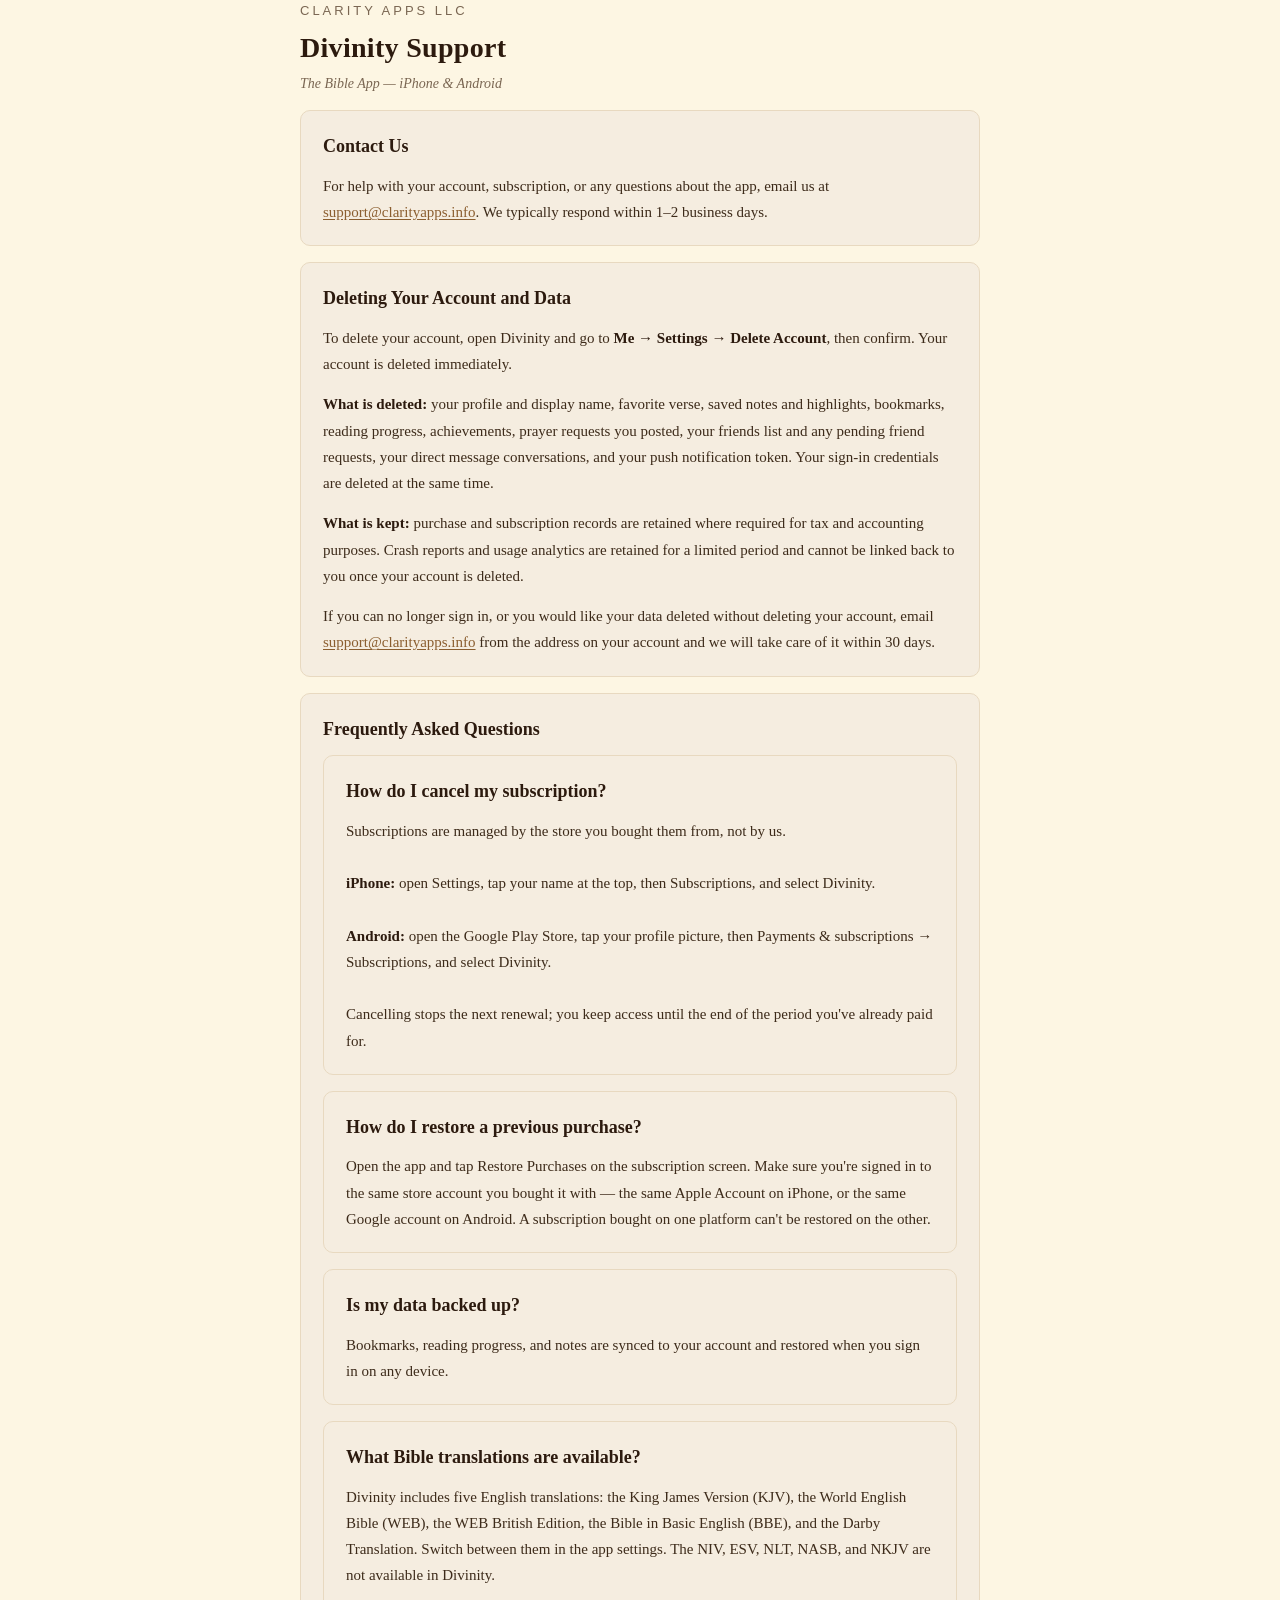
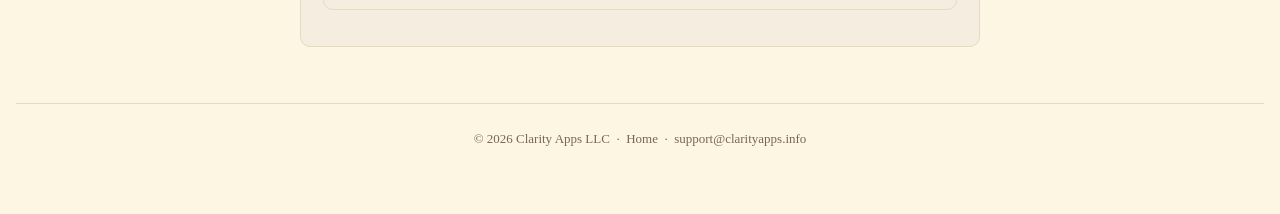
<file: support/index.html>
<!DOCTYPE html>
<html lang="en">
<head>
  <meta charset="UTF-8" />
  <meta name="viewport" content="width=device-width, initial-scale=1.0" />
  <title>Support — Divinity: The Bible App</title>
  <link rel="stylesheet" href="/style.css" />
</head>
<body>
  <div class="wrap">
  <div class="logo">Clarity Apps LLC</div>
    <h1>Divinity Support</h1>
    <p class="subtitle">The Bible App — iPhone &amp; Android</p>

    <div class="card">
      <h2>Contact Us</h2>
      <p>For help with your account, subscription, or any questions about the app, email us at <a href="mailto:support@clarityapps.info">support@clarityapps.info</a>. We typically respond within 1–2 business days.</p>
    </div>

    <div class="card">
      <h2>Deleting Your Account and Data</h2>
      <p>To delete your account, open Divinity and go to <strong>Me → Settings → Delete Account</strong>, then confirm. Your account is deleted immediately.</p>
      <p><strong>What is deleted:</strong> your profile and display name, favorite verse, saved notes and highlights, bookmarks, reading progress, achievements, prayer requests you posted, your friends list and any pending friend requests, your direct message conversations, and your push notification token. Your sign-in credentials are deleted at the same time.</p>
      <p><strong>What is kept:</strong> purchase and subscription records are retained where required for tax and accounting purposes. Crash reports and usage analytics are retained for a limited period and cannot be linked back to you once your account is deleted.</p>
      <p>If you can no longer sign in, or you would like your data deleted without deleting your account, email <a href="mailto:support@clarityapps.info">support@clarityapps.info</a> from the address on your account and we will take care of it within 30 days.</p>
    </div>

    <div class="card">
      <h2>Frequently Asked Questions</h2>

      <div class="faq-item">
        <h2>How do I cancel my subscription?</h2>
        <p>Subscriptions are managed by the store you bought them from, not by us.<br /><br /><strong>iPhone:</strong> open Settings, tap your name at the top, then Subscriptions, and select Divinity.<br /><br /><strong>Android:</strong> open the Google Play Store, tap your profile picture, then Payments &amp; subscriptions → Subscriptions, and select Divinity.<br /><br />Cancelling stops the next renewal; you keep access until the end of the period you've already paid for.</p>
      </div>

      <div class="faq-item">
        <h2>How do I restore a previous purchase?</h2>
        <p>Open the app and tap Restore Purchases on the subscription screen. Make sure you're signed in to the same store account you bought it with — the same Apple Account on iPhone, or the same Google account on Android. A subscription bought on one platform can't be restored on the other.</p>
      </div>

      <div class="faq-item">
        <h2>Is my data backed up?</h2>
        <p>Bookmarks, reading progress, and notes are synced to your account and restored when you sign in on any device.</p>
      </div>

      <div class="faq-item">
        <h2>What Bible translations are available?</h2>
        <p>Divinity includes five English translations: the King James Version (KJV), the World English Bible (WEB), the WEB British Edition, the Bible in Basic English (BBE), and the Darby Translation. Switch between them in the app settings. The NIV, ESV, NLT, NASB, and NKJV are not available in Divinity.</p>
      </div>
    </div>
  </div>
  <footer>
    &copy; 2026 Clarity Apps LLC &nbsp;·&nbsp;
    <a href="/">Home</a> &nbsp;·&nbsp;
    <a href="mailto:support@clarityapps.info">support@clarityapps.info</a>
  </footer>
</body>
</html>
</file>
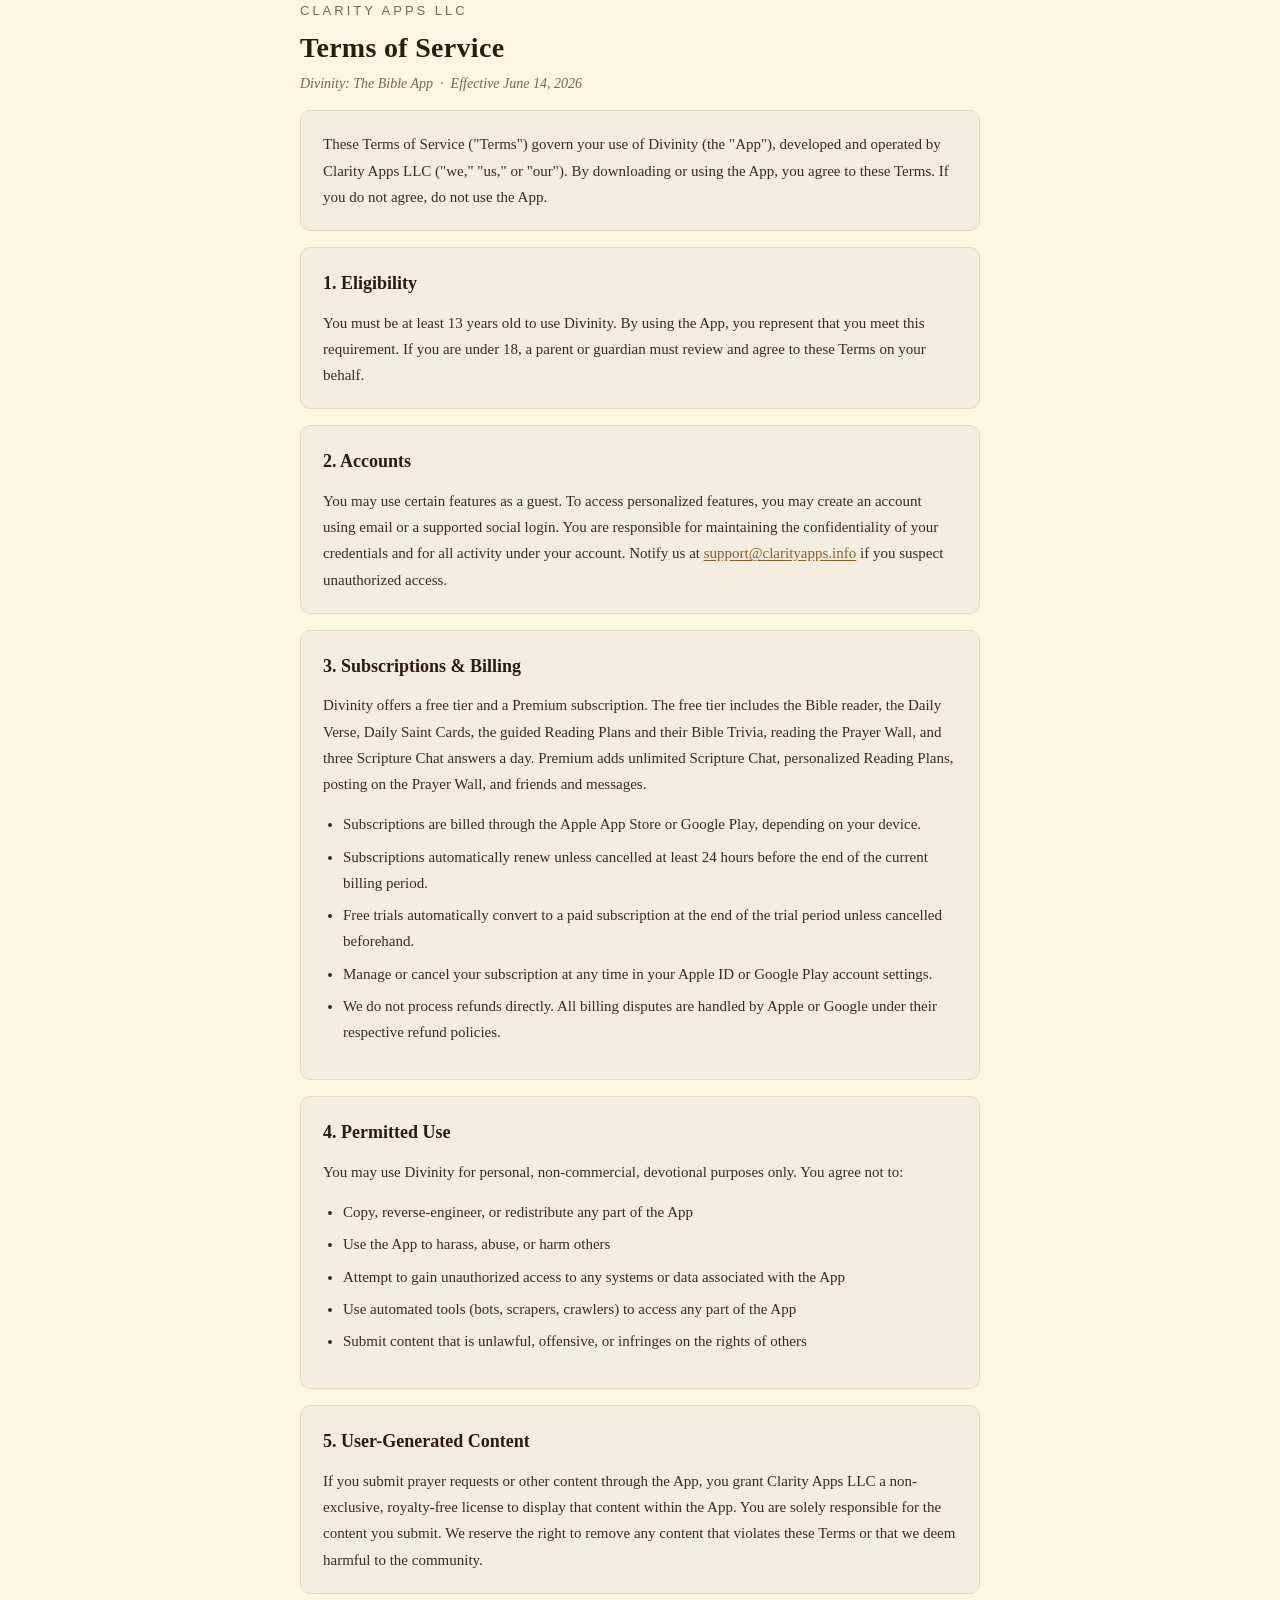
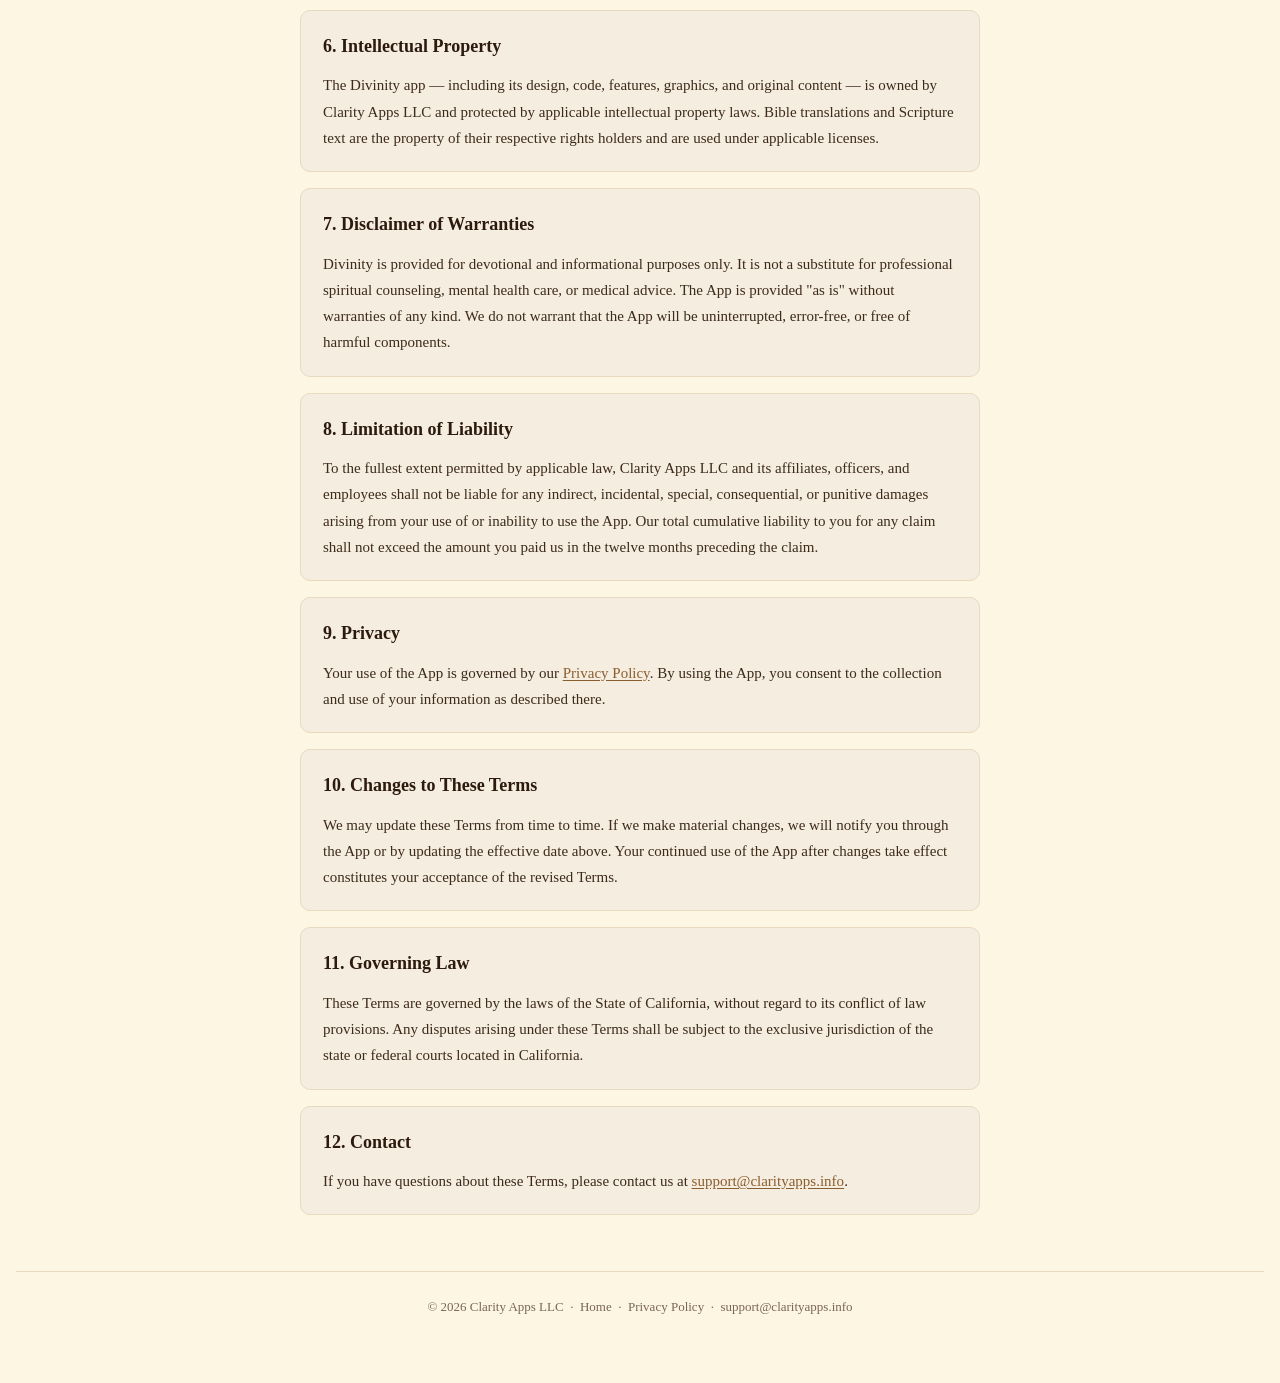
<file: terms/index.html>
<!DOCTYPE html>
<html lang="en">
<head>
  <meta charset="UTF-8" />
  <meta name="viewport" content="width=device-width, initial-scale=1.0" />
  <title>Terms of Service — Divinity: The Bible App</title>
  <link rel="stylesheet" href="/style.css" />
</head>
<body>
  <div class="wrap">
  <div class="logo">Clarity Apps LLC</div>
    <h1>Terms of Service</h1>
    <p class="subtitle">Divinity: The Bible App &nbsp;·&nbsp; Effective June 14, 2026</p>

    <div class="card">
      <p>These Terms of Service ("Terms") govern your use of Divinity (the "App"), developed and operated by Clarity Apps LLC ("we," "us," or "our"). By downloading or using the App, you agree to these Terms. If you do not agree, do not use the App.</p>
    </div>

    <div class="card">
      <h2>1. Eligibility</h2>
      <p>You must be at least 13 years old to use Divinity. By using the App, you represent that you meet this requirement. If you are under 18, a parent or guardian must review and agree to these Terms on your behalf.</p>
    </div>

    <div class="card">
      <h2>2. Accounts</h2>
      <p>You may use certain features as a guest. To access personalized features, you may create an account using email or a supported social login. You are responsible for maintaining the confidentiality of your credentials and for all activity under your account. Notify us at <a href="mailto:support@clarityapps.info">support@clarityapps.info</a> if you suspect unauthorized access.</p>
    </div>

    <div class="card">
      <h2>3. Subscriptions &amp; Billing</h2>
      <p>Divinity offers a free tier and a Premium subscription. The free tier includes the Bible reader, the Daily Verse, Daily Saint Cards, the guided Reading Plans and their Bible Trivia, reading the Prayer Wall, and three Scripture Chat answers a day. Premium adds unlimited Scripture Chat, personalized Reading Plans, posting on the Prayer Wall, and friends and messages.</p>
      <ul>
        <li>Subscriptions are billed through the Apple App Store or Google Play, depending on your device.</li>
        <li>Subscriptions automatically renew unless cancelled at least 24 hours before the end of the current billing period.</li>
        <li>Free trials automatically convert to a paid subscription at the end of the trial period unless cancelled beforehand.</li>
        <li>Manage or cancel your subscription at any time in your Apple ID or Google Play account settings.</li>
        <li>We do not process refunds directly. All billing disputes are handled by Apple or Google under their respective refund policies.</li>
      </ul>
    </div>

    <div class="card">
      <h2>4. Permitted Use</h2>
      <p>You may use Divinity for personal, non-commercial, devotional purposes only. You agree not to:</p>
      <ul>
        <li>Copy, reverse-engineer, or redistribute any part of the App</li>
        <li>Use the App to harass, abuse, or harm others</li>
        <li>Attempt to gain unauthorized access to any systems or data associated with the App</li>
        <li>Use automated tools (bots, scrapers, crawlers) to access any part of the App</li>
        <li>Submit content that is unlawful, offensive, or infringes on the rights of others</li>
      </ul>
    </div>

    <div class="card">
      <h2>5. User-Generated Content</h2>
      <p>If you submit prayer requests or other content through the App, you grant Clarity Apps LLC a non-exclusive, royalty-free license to display that content within the App. You are solely responsible for the content you submit. We reserve the right to remove any content that violates these Terms or that we deem harmful to the community.</p>
    </div>

    <div class="card">
      <h2>6. Intellectual Property</h2>
      <p>The Divinity app — including its design, code, features, graphics, and original content — is owned by Clarity Apps LLC and protected by applicable intellectual property laws. Bible translations and Scripture text are the property of their respective rights holders and are used under applicable licenses.</p>
    </div>

    <div class="card">
      <h2>7. Disclaimer of Warranties</h2>
      <p>Divinity is provided for devotional and informational purposes only. It is not a substitute for professional spiritual counseling, mental health care, or medical advice. The App is provided "as is" without warranties of any kind. We do not warrant that the App will be uninterrupted, error-free, or free of harmful components.</p>
    </div>

    <div class="card">
      <h2>8. Limitation of Liability</h2>
      <p>To the fullest extent permitted by applicable law, Clarity Apps LLC and its affiliates, officers, and employees shall not be liable for any indirect, incidental, special, consequential, or punitive damages arising from your use of or inability to use the App. Our total cumulative liability to you for any claim shall not exceed the amount you paid us in the twelve months preceding the claim.</p>
    </div>

    <div class="card">
      <h2>9. Privacy</h2>
      <p>Your use of the App is governed by our <a href="https://clarityapps.info/privacy/">Privacy Policy</a>. By using the App, you consent to the collection and use of your information as described there.</p>
    </div>

    <div class="card">
      <h2>10. Changes to These Terms</h2>
      <p>We may update these Terms from time to time. If we make material changes, we will notify you through the App or by updating the effective date above. Your continued use of the App after changes take effect constitutes your acceptance of the revised Terms.</p>
    </div>

    <div class="card">
      <h2>11. Governing Law</h2>
      <p>These Terms are governed by the laws of the State of California, without regard to its conflict of law provisions. Any disputes arising under these Terms shall be subject to the exclusive jurisdiction of the state or federal courts located in California.</p>
    </div>

    <div class="card">
      <h2>12. Contact</h2>
      <p>If you have questions about these Terms, please contact us at <a href="mailto:support@clarityapps.info">support@clarityapps.info</a>.</p>
    </div>
  </div>
  <footer>
    &copy; 2026 Clarity Apps LLC &nbsp;·&nbsp;
    <a href="/">Home</a> &nbsp;·&nbsp;
    <a href="/privacy/">Privacy Policy</a> &nbsp;·&nbsp;
    <a href="mailto:support@clarityapps.info">support@clarityapps.info</a>
  </footer>
</body>
</html>
</file>
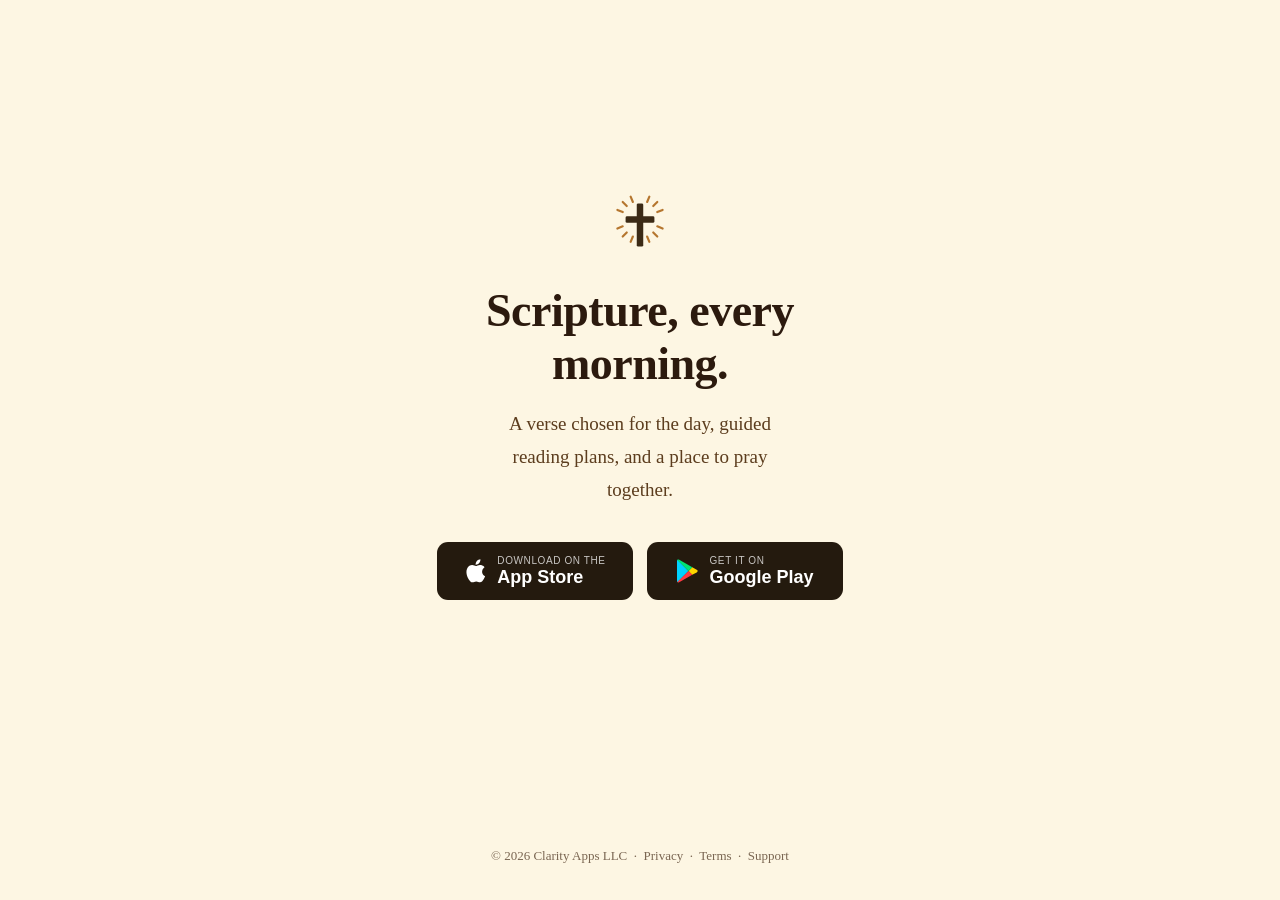
<file: tiktok/index.html>
<!DOCTYPE html>
<html lang="en">
<head>
  <meta charset="UTF-8" />
  <meta name="viewport" content="width=device-width, initial-scale=1.0" />
  <title>Divinity — The Bible App</title>
  <meta name="description" content="A daily verse, guided reading plans, and a place to pray together. Divinity by Clarity Apps LLC." />
  <meta name="robots" content="noindex" />
  <link rel="stylesheet" href="/style.css" />
</head>
<body class="centered">
  <div class="wrap">
  <svg class="mark" viewBox="0 0 100 100" role="img" aria-label="Divinity">
    <g stroke="#B5762F" stroke-width="3" stroke-linecap="round">
      <line x1="59.9" y1="18.0" x2="63.0" y2="10.6" />
      <line x1="68.4" y1="23.6" x2="74.0" y2="18.0" />
      <line x1="74.0" y1="32.1" x2="81.4" y2="29.0" />
      <line x1="74.0" y1="51.9" x2="81.4" y2="55.0" />
      <line x1="68.4" y1="60.4" x2="74.0" y2="66.0" />
      <line x1="59.9" y1="66.0" x2="63.0" y2="73.4" />
      <line x1="40.1" y1="66.0" x2="37.0" y2="73.4" />
      <line x1="31.6" y1="60.4" x2="26.0" y2="66.0" />
      <line x1="26.0" y1="51.9" x2="18.6" y2="55.0" />
      <line x1="26.0" y1="32.1" x2="18.6" y2="29.0" />
      <line x1="31.6" y1="23.6" x2="26.0" y2="18.0" />
      <line x1="40.1" y1="18.0" x2="37.0" y2="10.6" />
    </g>
    <rect x="45.5" y="20" width="9" height="60" rx="2" fill="#3B2A16" />
    <rect x="30" y="38" width="40" height="9" rx="2" fill="#3B2A16" />
  </svg>

  <h1 class="headline">Scripture, every morning.</h1>
  <p class="lede">A verse chosen for the day, guided reading plans, and a place to pray together.</p>

  <div class="stores">
    <a class="store" href="https://apps.apple.com/us/app/divinity-the-bible-app/id6777536853?ct=tiktok-main">
      <svg width="22" height="26" viewBox="0 0 22 26" fill="#fff" aria-hidden="true">
        <path d="M18.1 13.8c0-3 2.4-4.4 2.5-4.5-1.4-2-3.5-2.3-4.3-2.3-1.8-.2-3.5 1.1-4.4 1.1-.9 0-2.3-1.1-3.8-1-1.9 0-3.7 1.1-4.7 2.9-2 3.5-.5 8.6 1.4 11.4 1 1.4 2.1 2.9 3.6 2.9 1.5-.1 2-.9 3.8-.9s2.3.9 3.8.9c1.6 0 2.6-1.4 3.5-2.8 1.1-1.6 1.6-3.2 1.6-3.3-.1 0-3-1.2-3-4.4zM15.2 5.1c.8-1 1.4-2.4 1.2-3.8-1.2.1-2.7.8-3.5 1.8-.8.9-1.4 2.3-1.3 3.7 1.3.1 2.7-.7 3.6-1.7z"/>
      </svg>
      <span class="lines"><span class="top">Download on the</span><span class="bottom">App Store</span></span>
    </a>

    <a class="store" href="https://play.google.com/store/apps/details?id=com.clarityapps.divinity&referrer=utm_source%3Dtiktok-main">
      <svg width="22" height="24" viewBox="0 0 22 24" aria-hidden="true">
        <path d="M1.3.9C1.1 1.2 1 1.6 1 2.1v19.8c0 .5.1.9.3 1.2l.1.1 11.1-11.1v-.2L1.4.8l-.1.1z" fill="#00D2FF"/>
        <path d="M16.2 15.8l-3.7-3.7v-.2l3.7-3.7.1.1 4.4 2.5c1.3.7 1.3 1.9 0 2.6l-4.5 2.4z" fill="#FFD500"/>
        <path d="M16.3 15.7L12.5 12 1.3 23.1c.4.5 1.1.5 1.9.1l13.1-7.5z" fill="#FF3A44"/>
        <path d="M16.3 8.3L3.2.8C2.4.4 1.7.4 1.3.9L12.5 12l3.8-3.7z" fill="#00E676"/>
      </svg>
      <span class="lines"><span class="top">Get it on</span><span class="bottom">Google Play</span></span>
    </a>
  </div>
  </div>

  <footer>
    &copy; 2026 Clarity Apps LLC &nbsp;·&nbsp;
    <a href="/privacy/">Privacy</a> &nbsp;·&nbsp;
    <a href="/terms/">Terms</a> &nbsp;·&nbsp;
    <a href="/support/">Support</a>
  </footer>
</body>
</html>
</file>
<file: style.css>
/* clarityapps.info — one identity for the whole site.
 *
 * Before this file the site was five hand-written pages with five inline
 * <style> blocks and three different identities: the home, support and terms
 * pages were near-black with a system sans, privacy was cream with a serif, and
 * the channel landing pages were a fourth near-miss of privacy. Two legal
 * documents did not match each other. There was no shared system, so every page
 * was a fresh invention and drift was guaranteed.
 *
 * The tokens below are lifted from the privacy page, which was the one already
 * wearing Divinity's own colours. Everything else was moved onto it.
 *
 * Edit this file, not a page. scripts/site/restyle.mjs re-emits every page and
 * asserts their visible TEXT is unchanged, so presentation can be reworked
 * without risking a word of the legal copy.
 */

:root {
  --paper:        #FDF6E3;
  --paper-sunk:   #F5EDE0;
  --rule:         #E8D9C0;
  --ink:          #2C1A0E;
  --ink-body:     #3D2B1A;
  --ink-soft:     #5C3D1E;
  --ink-muted:    #7A6652;
  --gold:         #8B5E2F;
  --gold-light:   #C8A97A;
  --serif: Georgia, 'Iowan Old Style', 'Times New Roman', serif;
  /* Store-badge lettering only. Apple and Google both set their badge wordmarks
     in a grotesque, and a serif "App Store" reads as a knock-off. */
  --sans: -apple-system, BlinkMacSystemFont, 'Segoe UI', Roboto, sans-serif;
}

*, *::before, *::after { box-sizing: border-box; margin: 0; padding: 0; }

body {
  font-family: var(--serif);
  background: var(--paper);
  color: var(--ink);
  line-height: 1.75;
  padding: 0 16px 64px;
  -webkit-font-smoothing: antialiased;
  text-rendering: optimizeLegibility;
}

.wrap { max-width: 680px; margin: 0 auto; }

/* A centred page — the channel landings and the home page — fills the screen
   and centres its content; a document page just flows. Both share everything
   else, which is the point. */
body.centered { display: flex; flex-direction: column; min-height: 100vh; padding-bottom: 32px; }
body.centered .wrap { flex: 1 0 auto; display: flex; flex-direction: column; align-items: center; justify-content: center; text-align: center; }
/* Measured: an absolutely-positioned footer overlapped the store buttons at
   844x390, a phone held sideways. It stays in normal flow. */
body.centered footer { flex: 0 0 auto; padding-top: 56px; }

header {
  text-align: center;
  padding: 56px 0 40px;
  border-bottom: 1px solid var(--rule);
  margin-bottom: 40px;
}
body.centered header { border-bottom: 0; padding: 0 0 8px; margin-bottom: 0; }

.cross { display: inline-block; font-size: 28px; color: var(--gold-light); margin-bottom: 12px; }
.mark { width: 72px; height: 72px; margin-bottom: 24px; }

header h1 { font-size: 28px; font-weight: bold; color: var(--ink); margin-bottom: 6px; letter-spacing: 0.3px; }
header p  { font-size: 14px; color: var(--ink-muted); font-style: italic; }

h1 { font-size: 28px; font-weight: bold; color: var(--ink); letter-spacing: 0.3px; }
h2 {
  font-size: 18px;
  color: var(--ink);
  margin: 36px 0 10px;
  padding-bottom: 6px;
  border-bottom: 1px solid var(--rule);
}
h3 { font-size: 16px; color: var(--ink); margin: 24px 0 8px; }

p  { font-size: 15px; color: var(--ink-body); margin-bottom: 14px; }
ul, ol { margin: 0 0 14px 20px; }
li { font-size: 15px; color: var(--ink-body); margin-bottom: 6px; }
strong { color: var(--ink); }

a { color: var(--gold); text-decoration: underline; text-underline-offset: 2px; }
a:hover { color: var(--ink-soft); }

.highlight {
  background: var(--paper-sunk);
  border-left: 3px solid var(--gold-light);
  padding: 18px 20px;
  margin: 0 0 32px;
  font-style: italic;
  color: var(--ink-soft);
  font-size: 15px;
}

/* support/ and terms/ carried these as dark panels. Same structure, paper tone. */
.card, .faq-item {
  background: var(--paper-sunk);
  border: 1px solid var(--rule);
  border-radius: 10px;
  padding: 20px 22px;
  margin-bottom: 16px;
}
.card h2, .faq-item h2 { margin-top: 0; border-bottom: 0; padding-bottom: 0; }
.card p:last-child, .faq-item p:last-child { margin-bottom: 0; }

.logo {
  font-size: 13px;
  letter-spacing: 3px;
  text-transform: uppercase;
  color: var(--ink-muted);
  font-family: var(--sans);
}
.subtitle { font-size: 14px; color: var(--ink-muted); font-style: italic; }

table { width: 100%; border-collapse: collapse; margin: 0 0 20px; font-size: 14px; }
th, td { text-align: left; padding: 9px 12px; border: 1px solid var(--rule); color: var(--ink-body); }
th { background: var(--paper-sunk); color: var(--ink); font-weight: bold; }

/* A page whose job is one decision states it big; a document page does not. */
.headline { font-size: clamp(32px, 6.5vw, 46px); line-height: 1.15; letter-spacing: -0.5px; margin-bottom: 16px; max-width: 14ch; }
.lede { font-size: clamp(16px, 2.2vw, 19px); color: var(--ink-soft); max-width: 32ch; margin-bottom: 36px; }

.buttons { display: flex; flex-wrap: wrap; gap: 12px; justify-content: center; }
.btn {
  padding: 13px 26px;
  border-radius: 10px;
  font-size: 15px;
  text-decoration: none;
  border: 1px solid var(--rule);
  transition: opacity 0.15s ease;
}
.btn:hover { opacity: 0.85; text-decoration: none; }
.btn-primary { background: var(--ink); color: var(--paper); border-color: var(--ink); }
.btn-primary:hover { color: var(--paper); }
.btn-ghost { background: transparent; color: var(--ink-soft); }
.btn-ghost:hover { color: var(--ink); }

.stores { display: flex; flex-wrap: wrap; gap: 14px; justify-content: center; }
.store {
  display: inline-flex;
  align-items: center;
  justify-content: center;
  /* They stack on a phone, where two different widths read as a mistake. */
  min-width: 196px;
  gap: 11px;
  background: #241A0E;
  color: #FFFFFF;
  text-decoration: none;
  padding: 13px 22px;
  border-radius: 11px;
  transition: transform 0.12s ease, opacity 0.12s ease;
}
.store:hover { opacity: 0.9; transform: translateY(-1px); color: #FFFFFF; text-decoration: none; }
.store svg { flex: 0 0 auto; }
.store .lines { text-align: left; line-height: 1.15; font-family: var(--sans); }
.store .top { display: block; font-size: 10px; letter-spacing: 0.6px; text-transform: uppercase; opacity: 0.75; }
.store .bottom { display: block; font-size: 18px; font-weight: 600; }

footer {
  margin-top: 56px;
  padding-top: 24px;
  border-top: 1px solid var(--rule);
  text-align: center;
  font-size: 13px;
  color: var(--ink-muted);
}
body.centered footer { border-top: 0; margin-top: 0; }
footer a { color: var(--ink-muted); text-decoration: none; }
footer a:hover { color: var(--ink-soft); }

@media (prefers-reduced-motion: reduce) {
  .store, .btn { transition: none; }
}
</file>
